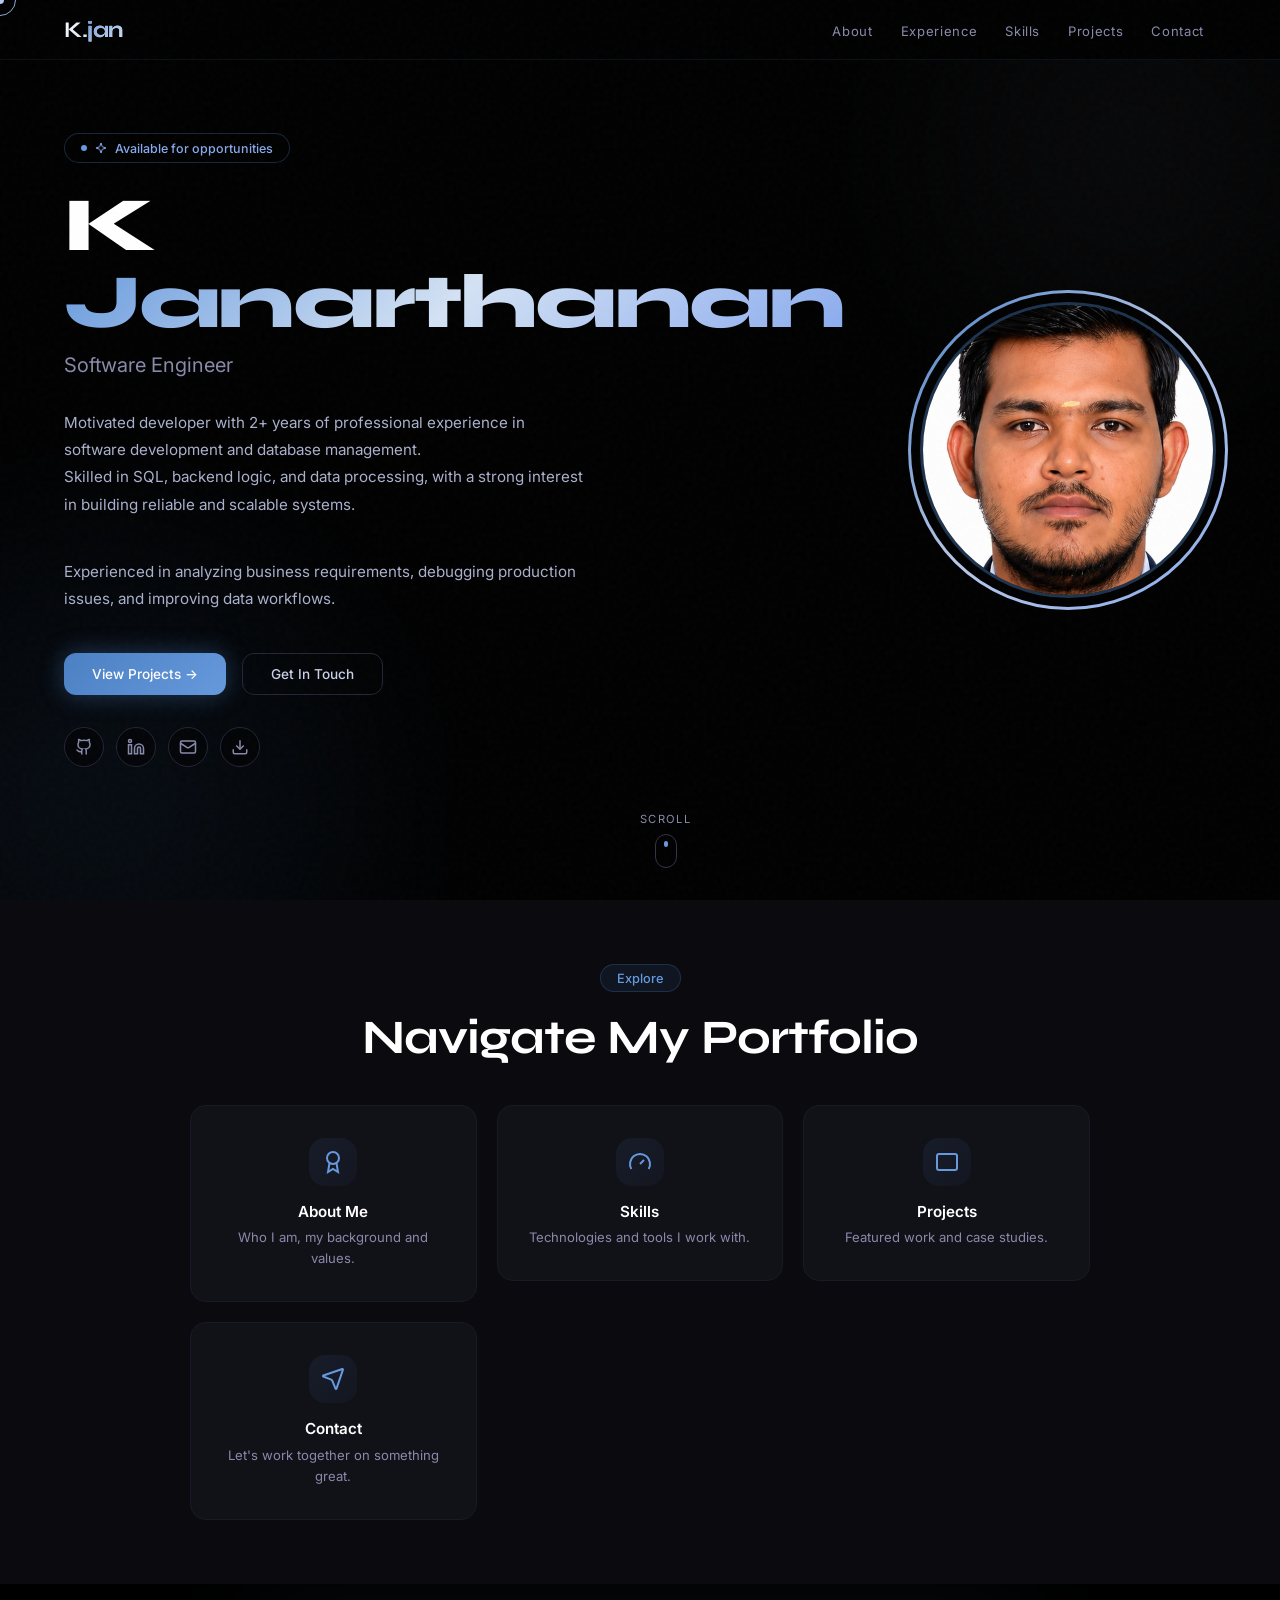
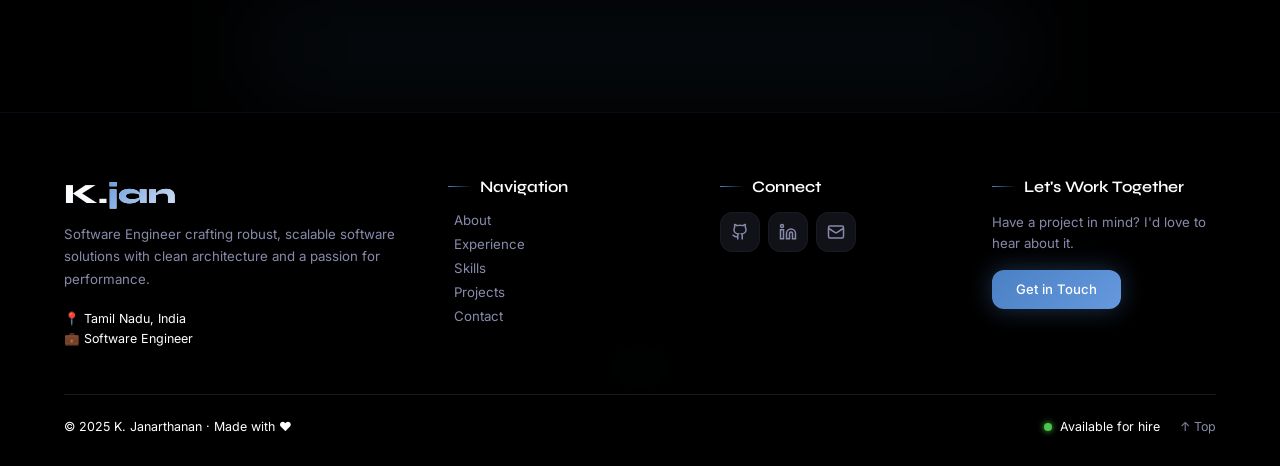
<file: index.html>
<!DOCTYPE html>
<html lang="en">
<head>
  <meta charset="UTF-8">
  <meta name="viewport" content="width=device-width, initial-scale=1, maximum-scale=5">
  <title>K. Janarthanan | Software Engineer</title>
  <meta name="description" content="K. Janarthanan - Software Engineer specializing in full-stack development, system design, and scalable software solutions.">
  <link rel="preconnect" href="https://fonts.googleapis.com">
  <link href="https://fonts.googleapis.com/css2?family=Inter:wght@300;400;500;600;700&family=Syne:wght@400;500;600;700;800&display=swap" rel="stylesheet">
  <link rel="stylesheet" href="css/style.css">
</head>
<body>

<main id="main-content">

  <!-- HERO -->
  <section id="hero">
    <div class="blob blob-blue" style="width:600px;height:600px;bottom:-200px;left:-200px;opacity:.5"></div>
    <div class="blob blob-pearl" style="width:500px;height:500px;top:-100px;right:-100px;opacity:.5"></div>
    <div class="hero-inner">
      <div class="hero-content">
        <div class="hero-badge">
          <svg width="12" height="12" viewBox="0 0 24 24" fill="none" stroke="currentColor" stroke-width="2"><path d="M9.937 15.5A2 2 0 0 0 8.5 14.063l-6.135-1.582a.5.5 0 0 1 0-.962L8.5 9.936A2 2 0 0 0 9.937 8.5l1.582-6.135a.5.5 0 0 1 .963 0L14.063 8.5A2 2 0 0 0 15.5 9.937l6.135 1.581a.5.5 0 0 1 0 .964L15.5 14.063a2 2 0 0 0-1.437 1.437l-1.582 6.135a.5.5 0 0 1-.963 0z"/></svg>
          Available for opportunities
        </div>
        <h1 class="hero-name">
          <span class="first">K </span>
          <span class="last">Janarthanan</span>
        </h1>
        <p class="hero-role">Software Engineer</p>
        <p class="hero-desc">Motivated developer with 2+ years of professional experience in software development and database management.<br> 
		Skilled in SQL, backend logic, and data processing, with a strong interest in building reliable and scalable systems.
		</p>
		<p class="hero-desc">Experienced in analyzing business requirements, debugging production issues, and improving data workflows.<br> </p>
        <div class="hero-ctas">
          <a href="pages/projects.html" class="btn-primary">View Projects →</a>
          <a href="pages/contact.html" class="btn-outline">Get In Touch</a>
        </div>
        <div class="hero-socials">
          <a href="https://github.com//janarth73" target="_blank" rel="noopener noreferrer" class="hero-social" aria-label="GitHub">
            <svg viewBox="0 0 24 24" fill="none" stroke="currentColor" stroke-width="2"><path d="M15 22v-4a4.8 4.8 0 0 0-1-3.5c3 0 6-2 6-5.5.08-1.25-.27-2.48-1-3.5.28-1.15.28-2.35 0-3.5 0 0-1 0-3 1.5-2.64-.5-5.36-.5-8 0C6 2 5 2 5 2c-.3 1.15-.3 2.35 0 3.5A5.403 5.403 0 0 0 4 9c0 3.5 3 5.5 6 5.5-.39.49-.68 1.05-.85 1.65-.17.6-.22 1.23-.15 1.85v4"/><path d="M9 18c-4.51 2-5-2-7-2"/></svg>
          </a>
          <a href="https://linkedin.com/in/kjanarthanan" target="_blank" rel="noopener noreferrer" class="hero-social" aria-label="LinkedIn">
            <svg viewBox="0 0 24 24" fill="none" stroke="currentColor" stroke-width="2"><path d="M16 8a6 6 0 0 1 6 6v7h-4v-7a2 2 0 0 0-2-2 2 2 0 0 0-2 2v7h-4v-7a6 6 0 0 1 6-6z"/><rect width="4" height="12" x="2" y="9"/><circle cx="4" cy="4" r="2"/></svg>
          </a>
          <a href="mailto:janarthanank2002@email.com" class="hero-social" aria-label="Email">
            <svg viewBox="0 0 24 24" fill="none" stroke="currentColor" stroke-width="2"><rect width="20" height="16" x="2" y="4" rx="2"/><path d="m22 7-8.97 5.7a1.94 1.94 0 0 1-2.06 0L2 7"/></svg>
          </a>
          <a href="resume/JanarthananResume.pdf" class="hero-social" download="K_Janarthanan_Resume.pdf" aria-label="Download Resume">
            <svg viewBox="0 0 24 24" fill="none" stroke="currentColor" stroke-width="2"><path d="M21 15v4a2 2 0 0 1-2 2H5a2 2 0 0 1-2-2v-4"/><polyline points="7 10 12 15 17 10"/><line x1="12" x2="12" y1="15" y2="3"/></svg>
          </a>
        </div>
      </div>
      <div class="hero-avatar-wrap">
        <div class="hero-avatar-ring"><div class="hero-avatar-ring-inner"></div></div>
        <div class="hero-avatar-img"> <img src="images/janarth-face.png"  width="400" height="400" alt="Janarthanan Profile">
        <div class="hero-avatar-badge">
          <svg width="28" height="28" viewBox="0 0 24 24" fill="none" stroke="#4a80c4" stroke-width="2"><path d="M15 22v-4a4.8 4.8 0 0 0-1-3.5c3 0 6-2 6-5.5.08-1.25-.27-2.48-1-3.5.28-1.15.28-2.35 0-3.5 0 0-1 0-3 1.5-2.64-.5-5.36-.5-8 0C6 2 5 2 5 2c-.3 1.15-.3 2.35 0 3.5A5.403 5.403 0 0 0 4 9c0 3.5 3 5.5 6 5.5-.39.49-.68 1.05-.85 1.65-.17.6-.22 1.23-.15 1.85v4"/><path d="M9 18c-4.51 2-5-2-7-2"/></svg>
        </div>
        <div class="hero-avatar-badge2">
          <svg width="20" height="20" viewBox="0 0 24 24" fill="none" stroke="#6699dd" stroke-width="2"><polyline points="16 18 22 12 16 6"/><polyline points="8 6 2 12 8 18"/></svg>
        </div>
      </div>
    </div>
    <div class="hero-scroll">Scroll<div class="scroll-mouse"><div class="scroll-wheel"></div></div></div>
  </section>

  <!-- Quick nav cards -->
  <section style="padding:4rem 5%;background:var(--black-90);">
    <div style="text-align:center;margin-bottom:2.5rem;" class="reveal">
      <div class="section-badge">Explore</div>
      <h2 class="section-title">Navigate My Portfolio</h2>
    </div>
    <div style="display:grid;grid-template-columns:repeat(auto-fit,minmax(220px,1fr));gap:1.25rem;max-width:900px;margin:0 auto;" class="reveal">
      <a href="pages/about.html" style="text-decoration:none;">
        <div class="about-card" style="text-align:center;padding:2rem 1.5rem;">
          <div class="about-card-icon" style="margin:0 auto 1rem;"><svg viewBox="0 0 24 24" fill="none" stroke="currentColor" stroke-width="2"><circle cx="12" cy="8" r="6"/><path d="M15.477 12.89 17 22l-5-3-5 3 1.523-9.11"/></svg></div>
          <h4>About Me</h4><p>Who I am, my background and values.</p>
        </div>
      </a>
      <a href="pages/skills.html" style="text-decoration:none;">
        <div class="about-card" style="text-align:center;padding:2rem 1.5rem;">
          <div class="about-card-icon" style="margin:0 auto 1rem;"><svg viewBox="0 0 24 24" fill="none" stroke="currentColor" stroke-width="2"><path d="m12 14 4-4"/><path d="M3.34 19a10 10 0 1 1 17.32 0"/></svg></div>
          <h4>Skills</h4><p>Technologies and tools I work with.</p>
        </div>
      </a>
      <a href="pages/projects.html" style="text-decoration:none;">
        <div class="about-card" style="text-align:center;padding:2rem 1.5rem;">
          <div class="about-card-icon" style="margin:0 auto 1rem;"><svg viewBox="0 0 24 24" fill="none" stroke="currentColor" stroke-width="2"><rect width="20" height="16" x="2" y="4" rx="2"/></svg></div>
          <h4>Projects</h4><p>Featured work and case studies.</p>
        </div>
      </a>
      <a href="pages/contact.html" style="text-decoration:none;">
        <div class="about-card" style="text-align:center;padding:2rem 1.5rem;">
          <div class="about-card-icon" style="margin:0 auto 1rem;"><svg viewBox="0 0 24 24" fill="none" stroke="currentColor" stroke-width="2"><path d="M14.536 21.686a.5.5 0 0 0 .937-.024l6.5-19a.496.496 0 0 0-.635-.635l-19 6.5a.5.5 0 0 0-.024.937l7.93 3.18a2 2 0 0 1 1.112 1.11z"/></svg></div>
          <h4>Contact</h4><p>Let's work together on something great.</p>
        </div>
      </a>
    </div>
  </section>

</main>

<script src="js/layout.js"></script>
<script src="js/main.js"></script>
<script>
  document.addEventListener('DOMContentLoaded', () => {
    if (typeof initShared === 'function') initShared();
  });
</script>
</body>
</html>
</file>
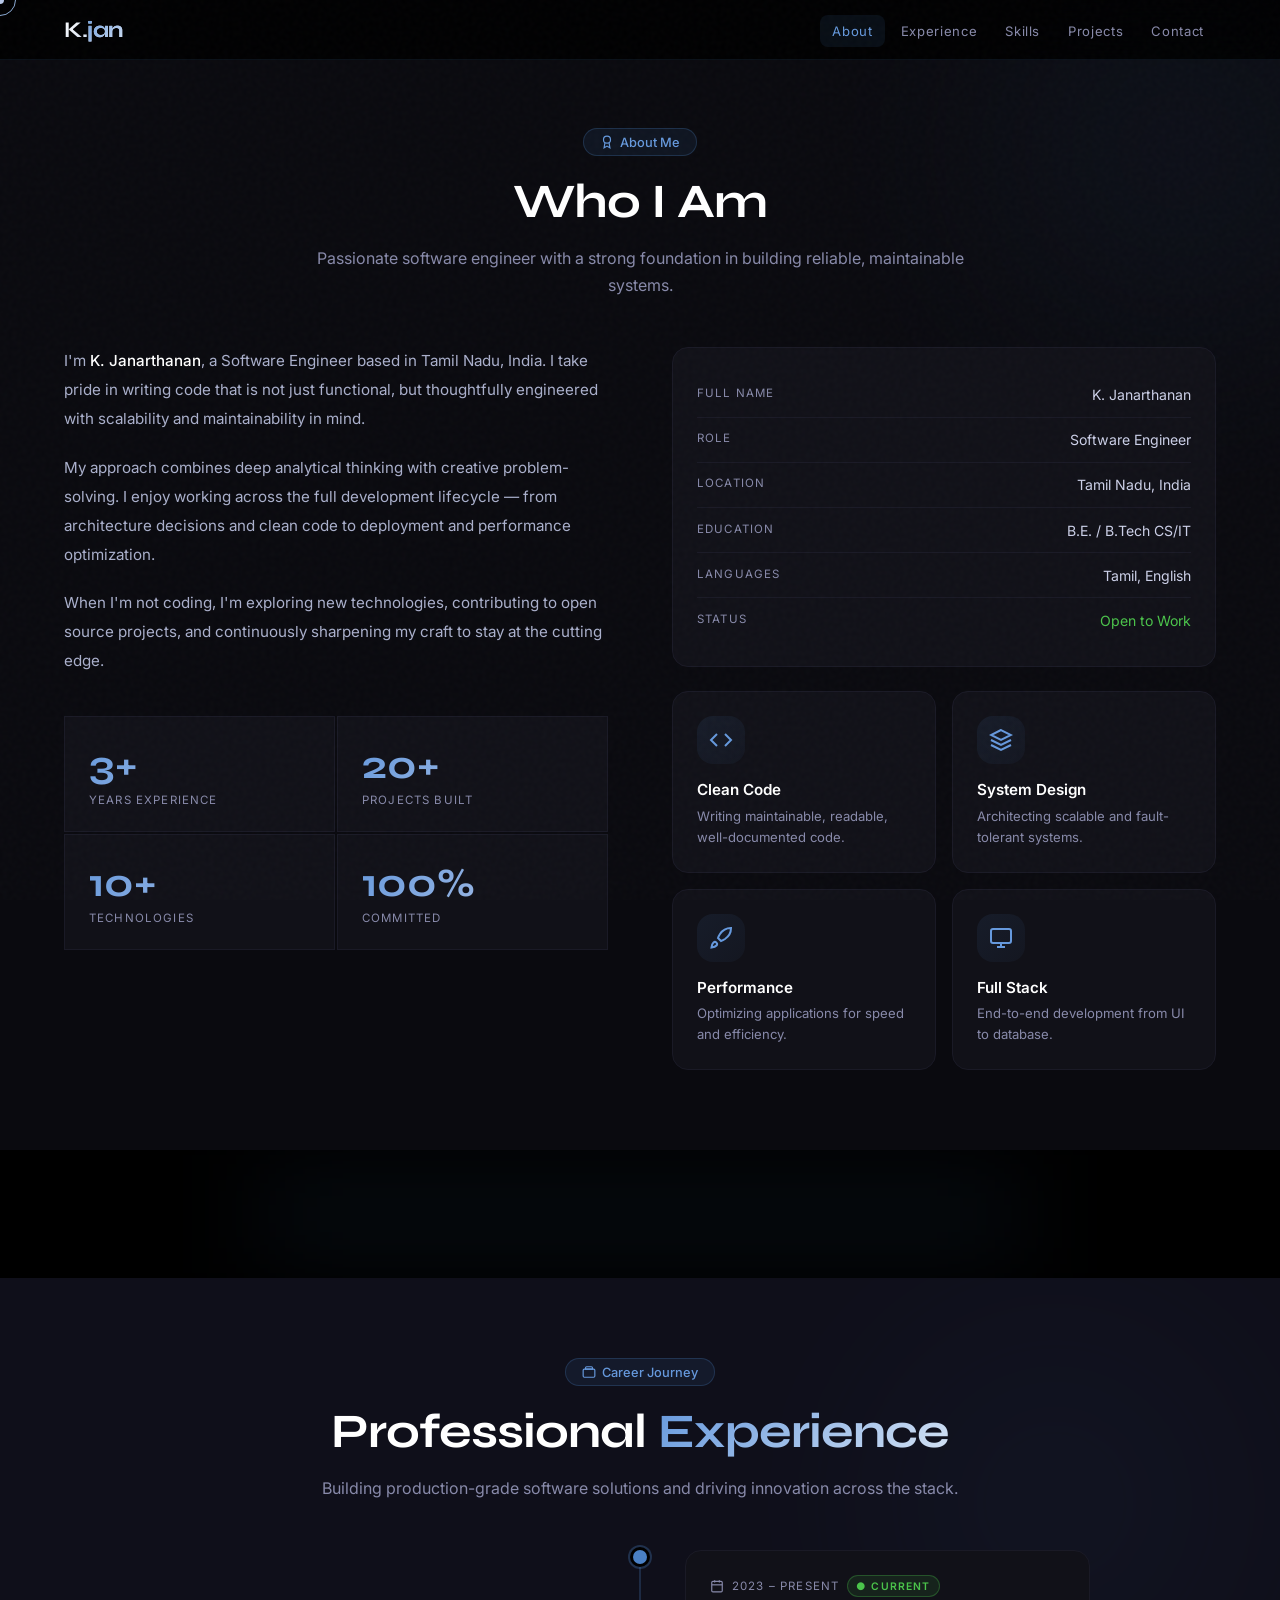
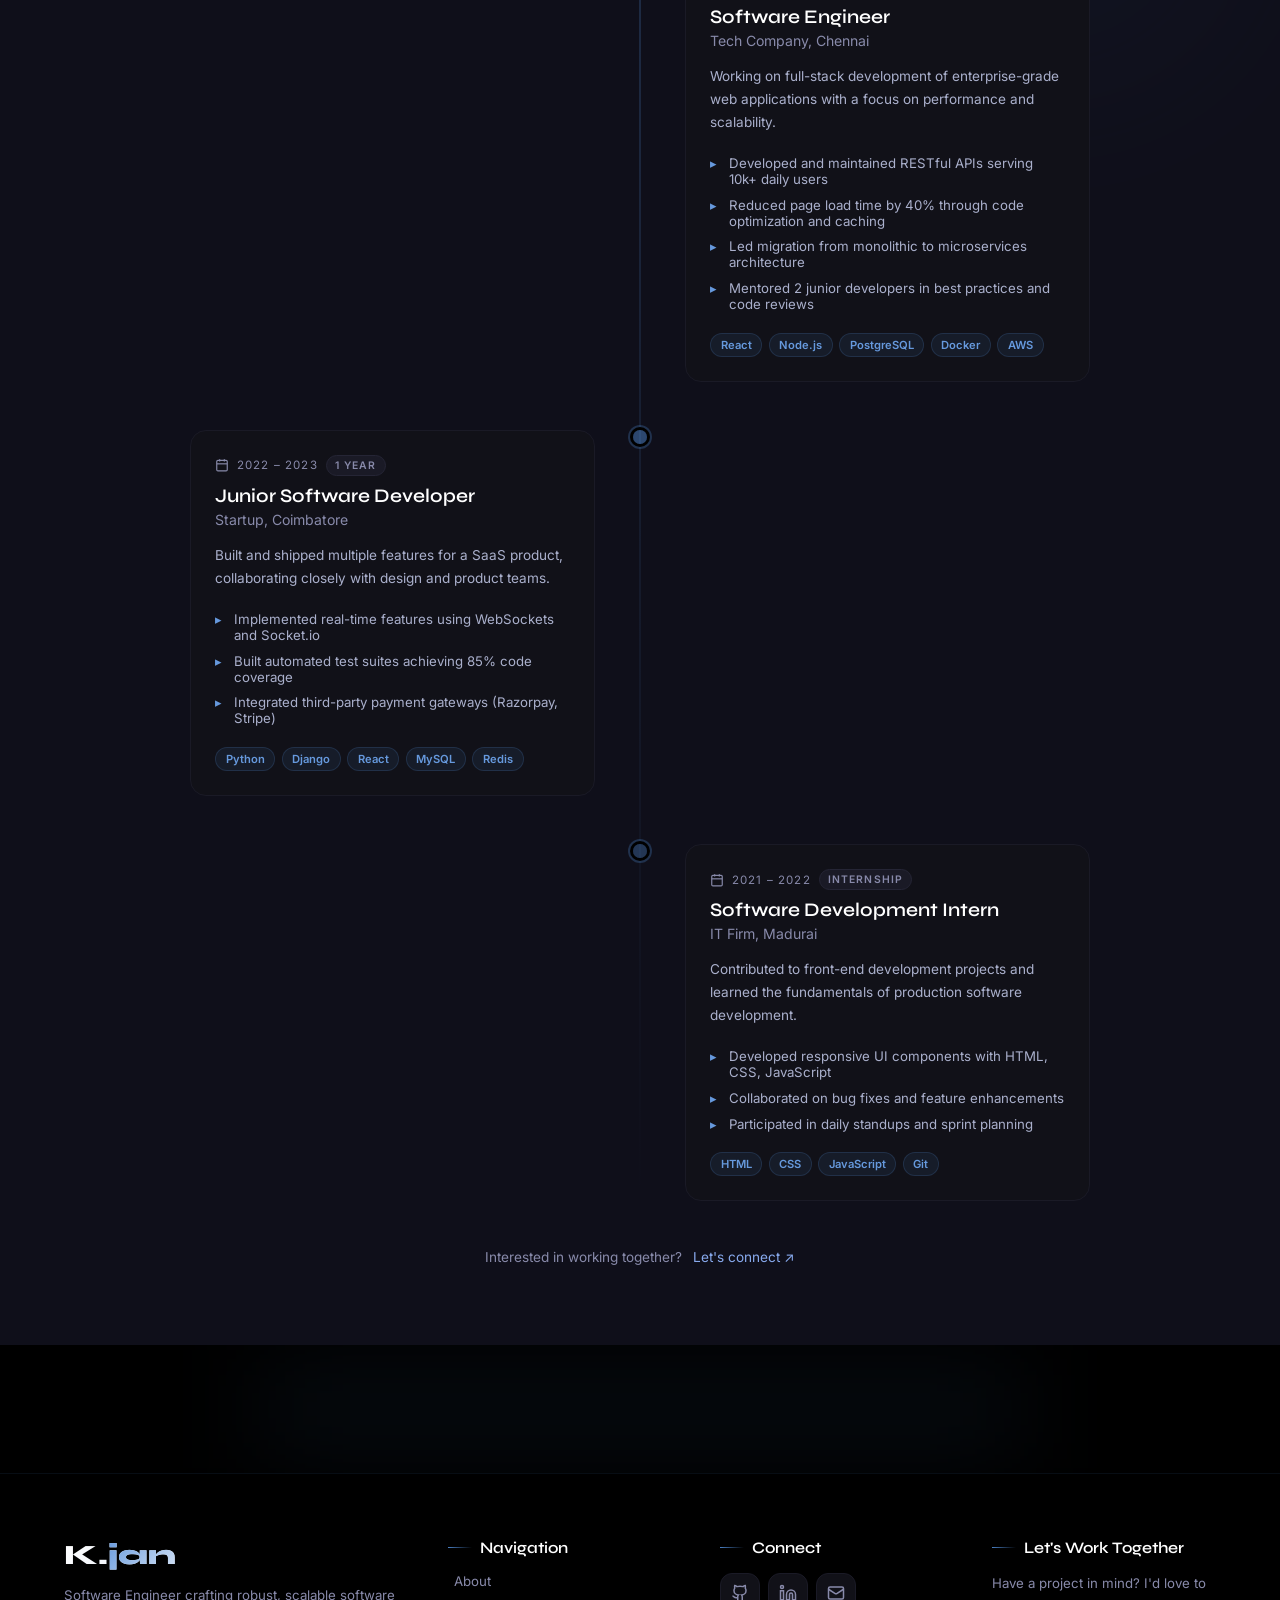
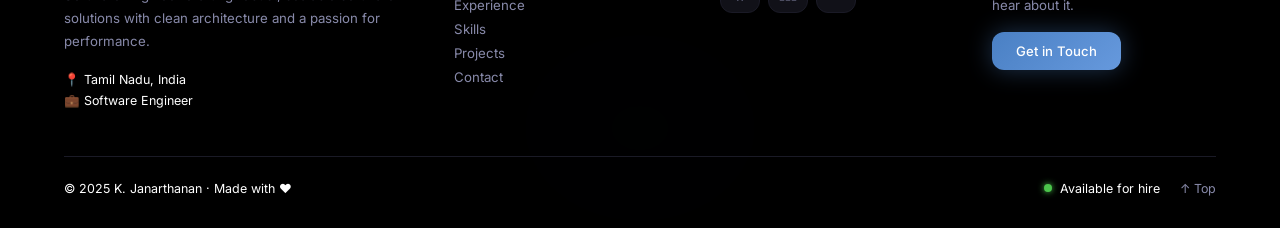
<file: pages/about.html>
<!DOCTYPE html>
<html lang="en">
<head>
  <meta charset="UTF-8">
  <meta name="viewport" content="width=device-width, initial-scale=1, maximum-scale=5">
  <title>About — K. Janarthanan</title>
  <meta name="description" content="Learn about K. Janarthanan — Software Engineer from Tamil Nadu, India.">
  <link rel="preconnect" href="https://fonts.googleapis.com">
  <link href="https://fonts.googleapis.com/css2?family=Inter:wght@300;400;500;600;700&family=Syne:wght@400;500;600;700;800&display=swap" rel="stylesheet">
  <link rel="stylesheet" href="../css/style.css">
</head>
<body>

<main id="main-content">

  <!-- ========== ABOUT ========== -->
  <section id="about" style="padding-top:8rem;">
    <div class="blob blob-blue" style="width:500px;height:500px;top:-100px;right:-150px;opacity:.3"></div>
    <div class="section-header reveal">
      <div class="section-badge">
        <svg width="14" height="14" viewBox="0 0 24 24" fill="none" stroke="currentColor" stroke-width="2"><circle cx="12" cy="8" r="6"/><path d="M15.477 12.89 17 22l-5-3-5 3 1.523-9.11"/></svg>
        About Me
      </div>
      <h2 class="section-title">Who I Am</h2>
      <p class="section-sub">Passionate software engineer with a strong foundation in building reliable, maintainable systems.</p>
    </div>
    <div class="about-grid">
      <div class="reveal">
        <div class="about-text">
          <p>I'm <strong>K. Janarthanan</strong>, a Software Engineer based in Tamil Nadu, India. I take pride in writing code that is not just functional, but thoughtfully engineered with scalability and maintainability in mind.</p>
          <p>My approach combines deep analytical thinking with creative problem-solving. I enjoy working across the full development lifecycle — from architecture decisions and clean code to deployment and performance optimization.</p>
          <p>When I'm not coding, I'm exploring new technologies, contributing to open source projects, and continuously sharpening my craft to stay at the cutting edge.</p>
        </div>
        <div class="about-stats">
          <div class="stat-card"><div class="stat-num">3+</div><div class="stat-label">Years Experience</div></div>
          <div class="stat-card"><div class="stat-num">20+</div><div class="stat-label">Projects Built</div></div>
          <div class="stat-card"><div class="stat-num">10+</div><div class="stat-label">Technologies</div></div>
          <div class="stat-card"><div class="stat-num">100%</div><div class="stat-label">Committed</div></div>
        </div>
      </div>
      <div class="reveal">
        <div class="about-info">
          <div class="about-info-item"><span class="about-info-key">Full Name</span><span class="about-info-val">K. Janarthanan</span></div>
          <div class="about-info-item"><span class="about-info-key">Role</span><span class="about-info-val">Software Engineer</span></div>
          <div class="about-info-item"><span class="about-info-key">Location</span><span class="about-info-val">Tamil Nadu, India</span></div>
          <div class="about-info-item"><span class="about-info-key">Education</span><span class="about-info-val">B.E. / B.Tech CS/IT</span></div>
          <div class="about-info-item"><span class="about-info-key">Languages</span><span class="about-info-val">Tamil, English</span></div>
          <div class="about-info-item"><span class="about-info-key">Status</span><span class="about-info-val open-to-work">Open to Work</span></div>
        </div>
        <div class="about-cards">
          <div class="about-card">
            <div class="about-card-icon"><svg viewBox="0 0 24 24" fill="none" stroke="currentColor" stroke-width="2"><polyline points="16 18 22 12 16 6"/><polyline points="8 6 2 12 8 18"/></svg></div>
            <h4>Clean Code</h4><p>Writing maintainable, readable, well-documented code.</p>
          </div>
          <div class="about-card">
            <div class="about-card-icon"><svg viewBox="0 0 24 24" fill="none" stroke="currentColor" stroke-width="2"><path d="M12 2L2 7l10 5 10-5-10-5z"/><path d="M2 17l10 5 10-5"/><path d="M2 12l10 5 10-5"/></svg></div>
            <h4>System Design</h4><p>Architecting scalable and fault-tolerant systems.</p>
          </div>
          <div class="about-card">
            <div class="about-card-icon"><svg viewBox="0 0 24 24" fill="none" stroke="currentColor" stroke-width="2"><path d="M4.5 16.5c-1.5 1.26-2 5-2 5s3.74-.5 5-2c.71-.84.7-2.13-.09-2.91a2.18 2.18 0 0 0-2.91-.09z"/><path d="m12 15-3-3a22 22 0 0 1 2-3.95A12.88 12.88 0 0 1 22 2c0 2.72-.78 7.5-6 11a22.35 22.35 0 0 1-4 2z"/></svg></div>
            <h4>Performance</h4><p>Optimizing applications for speed and efficiency.</p>
          </div>
          <div class="about-card">
            <div class="about-card-icon"><svg viewBox="0 0 24 24" fill="none" stroke="currentColor" stroke-width="2"><rect width="20" height="14" x="2" y="3" rx="2"/><path d="M8 21h8"/><path d="M12 17v4"/></svg></div>
            <h4>Full Stack</h4><p>End-to-end development from UI to database.</p>
          </div>
        </div>
      </div>
    </div>
  </section>

  <div class="section-divider"></div>

  <!-- ========== EXPERIENCE ========== -->
  <section id="experience">
    <div class="blob blob-blue" style="width:450px;height:450px;top:0;right:0;opacity:.25"></div>
    <div class="section-header reveal">
      <div class="section-badge">
        <svg width="14" height="14" viewBox="0 0 24 24" fill="none" stroke="currentColor" stroke-width="2"><rect width="20" height="14" x="2" y="7" rx="2"/><path d="M16 3H8a2 2 0 0 0-2 2v2h12V5a2 2 0 0 0-2-2z"/></svg>
        Career Journey
      </div>
      <h2 class="section-title">Professional <span class="grad">Experience</span></h2>
      <p class="section-sub">Building production-grade software solutions and driving innovation across the stack.</p>
    </div>
    <div class="timeline">
      <!-- Job 1 -->
      <div class="timeline-item reveal">
        <div class="timeline-dot"></div>
        <div class="timeline-content tl-right">
          <div class="timeline-date">
            <svg width="14" height="14" viewBox="0 0 24 24" fill="none" stroke="currentColor" stroke-width="2"><rect width="18" height="18" x="3" y="4" rx="2"/><path d="M8 2v4"/><path d="M16 2v4"/><path d="M3 10h18"/></svg>
            2023 – Present <span class="timeline-status status-current">● Current</span>
          </div>
          <div class="timeline-job">Software Engineer</div>
          <div class="timeline-company">Tech Company, Chennai</div>
          <p class="timeline-desc">Working on full-stack development of enterprise-grade web applications with a focus on performance and scalability.</p>
          <ul class="timeline-bullets">
            <li>Developed and maintained RESTful APIs serving 10k+ daily users</li>
            <li>Reduced page load time by 40% through code optimization and caching</li>
            <li>Led migration from monolithic to microservices architecture</li>
            <li>Mentored 2 junior developers in best practices and code reviews</li>
          </ul>
          <div class="tag-row">
            <span class="tag">React</span><span class="tag">Node.js</span><span class="tag">PostgreSQL</span><span class="tag">Docker</span><span class="tag">AWS</span>
          </div>
        </div>
      </div>
      <!-- Job 2 -->
      <div class="timeline-item reveal">
        <div class="timeline-dot tl-dot-faded"></div>
        <div class="timeline-content tl-left">
          <div class="timeline-date">
            <svg width="14" height="14" viewBox="0 0 24 24" fill="none" stroke="currentColor" stroke-width="2"><rect width="18" height="18" x="3" y="4" rx="2"/><path d="M8 2v4"/><path d="M16 2v4"/><path d="M3 10h18"/></svg>
            2022 – 2023 <span class="timeline-status status-past">1 year</span>
          </div>
          <div class="timeline-job">Junior Software Developer</div>
          <div class="timeline-company">Startup, Coimbatore</div>
          <p class="timeline-desc">Built and shipped multiple features for a SaaS product, collaborating closely with design and product teams.</p>
          <ul class="timeline-bullets">
            <li>Implemented real-time features using WebSockets and Socket.io</li>
            <li>Built automated test suites achieving 85% code coverage</li>
            <li>Integrated third-party payment gateways (Razorpay, Stripe)</li>
          </ul>
          <div class="tag-row">
            <span class="tag">Python</span><span class="tag">Django</span><span class="tag">React</span><span class="tag">MySQL</span><span class="tag">Redis</span>
          </div>
        </div>
      </div>
      <!-- Job 3 -->
      <div class="timeline-item reveal">
        <div class="timeline-dot tl-dot-faded2"></div>
        <div class="timeline-content tl-right">
          <div class="timeline-date">
            <svg width="14" height="14" viewBox="0 0 24 24" fill="none" stroke="currentColor" stroke-width="2"><rect width="18" height="18" x="3" y="4" rx="2"/><path d="M8 2v4"/><path d="M16 2v4"/><path d="M3 10h18"/></svg>
            2021 – 2022 <span class="timeline-status status-past">Internship</span>
          </div>
          <div class="timeline-job">Software Development Intern</div>
          <div class="timeline-company">IT Firm, Madurai</div>
          <p class="timeline-desc">Contributed to front-end development projects and learned the fundamentals of production software development.</p>
          <ul class="timeline-bullets">
            <li>Developed responsive UI components with HTML, CSS, JavaScript</li>
            <li>Collaborated on bug fixes and feature enhancements</li>
            <li>Participated in daily standups and sprint planning</li>
          </ul>
          <div class="tag-row">
            <span class="tag">HTML</span><span class="tag">CSS</span><span class="tag">JavaScript</span><span class="tag">Git</span>
          </div>
        </div>
      </div>
    </div>
    <div class="tl-cta">Interested in working together? <a href="contact.html">Let's connect ↗</a></div>
  </section>

</main>

<script src="../js/layout.js"></script>
<script src="../js/main.js"></script>
<script>
  document.addEventListener('DOMContentLoaded', () => {
    if (typeof initShared === 'function') initShared();
    // fix timeline for mobile
    function fixTL() {
      const isMob = window.innerWidth < 768;
      document.querySelectorAll('.tl-right,.tl-left').forEach(el => {
        el.style.marginLeft  = isMob ? '2.5rem' : '';
        el.style.marginRight = isMob ? '0' : '';
      });
      if (!isMob) {
        document.querySelectorAll('.tl-right').forEach(el => { el.style.marginLeft = '55%'; el.style.marginRight = '0'; });
        document.querySelectorAll('.tl-left').forEach(el => { el.style.marginRight = '55%'; el.style.marginLeft = '0'; });
      }
    }
    fixTL();
    window.addEventListener('resize', fixTL);
  });
</script>
</body>
</html>
</file>
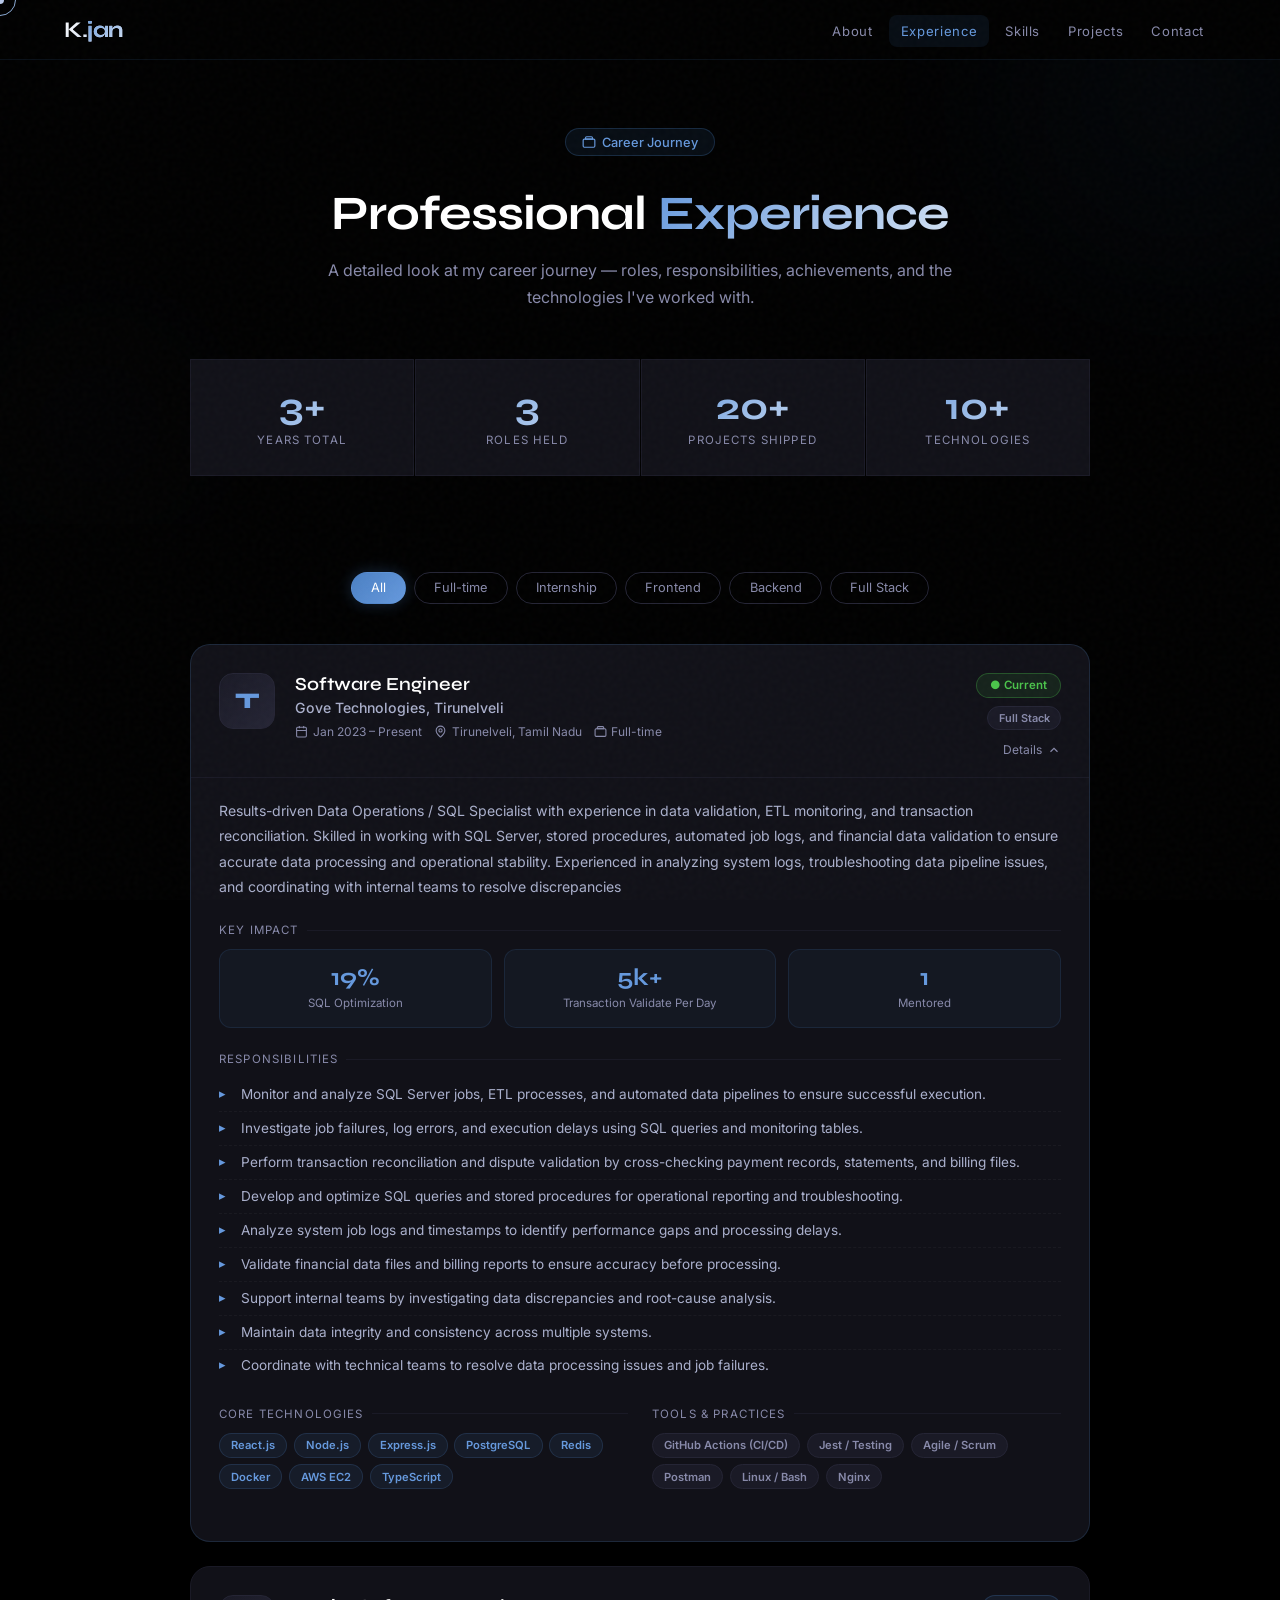
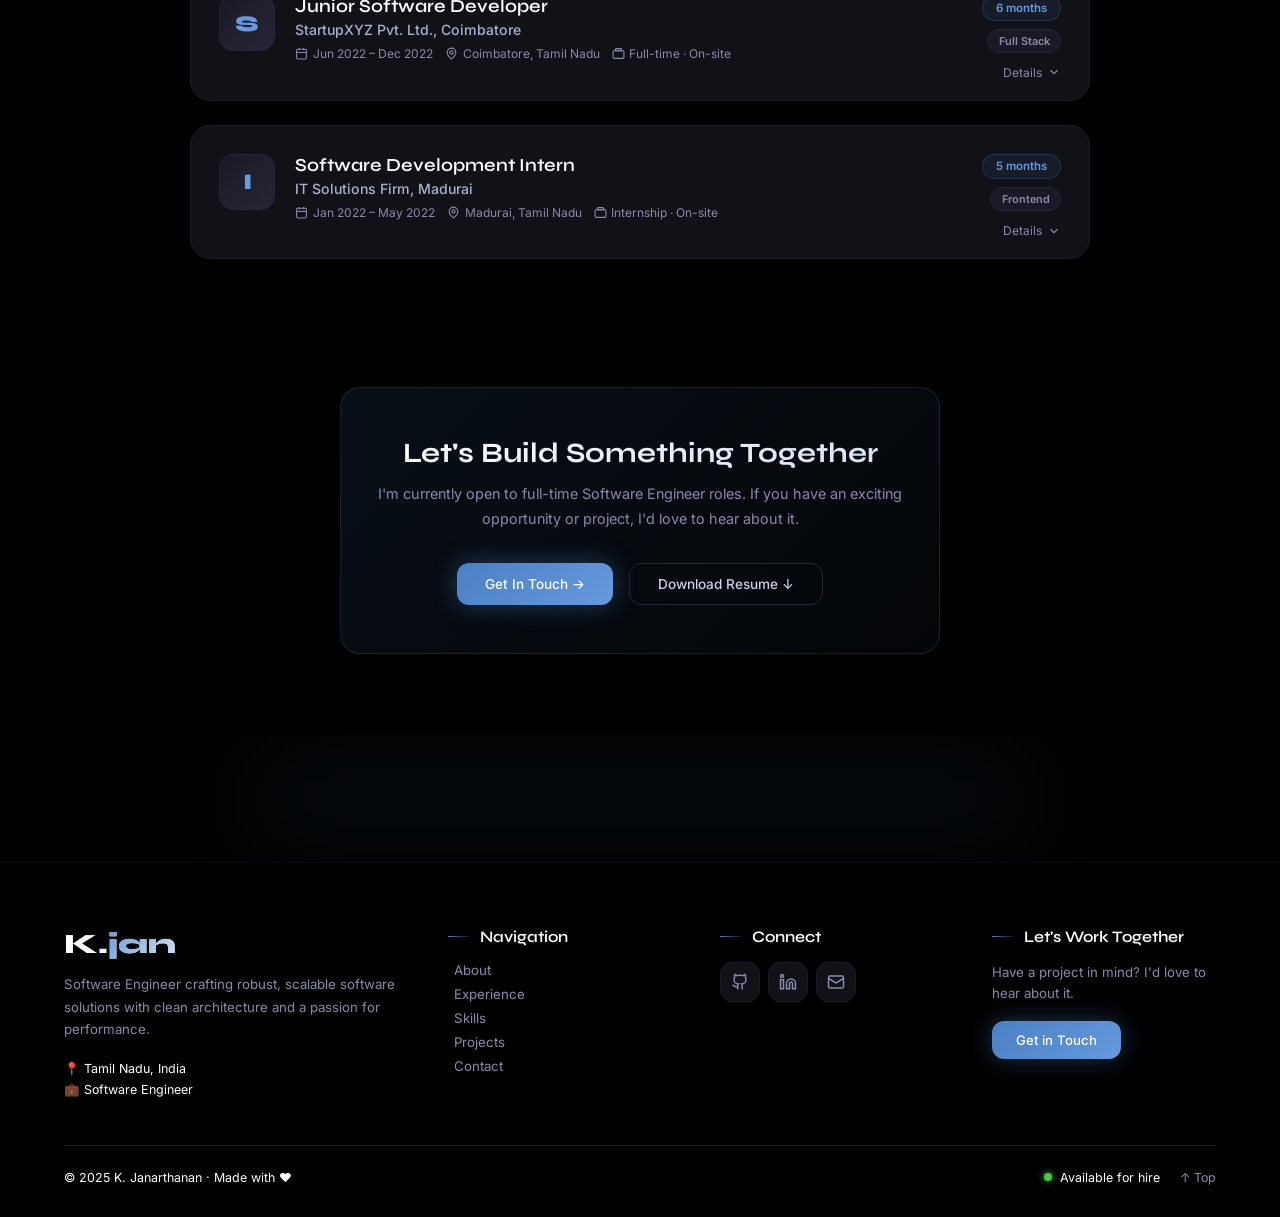
<file: pages/experience.html>
<!DOCTYPE html>
<html lang="en">
<head>
  <meta charset="UTF-8">
  <meta name="viewport" content="width=device-width, initial-scale=1, maximum-scale=5">
  <title>Experience — K. Janarthanan</title>
  <meta name="description" content="Professional experience of K. Janarthanan — Software Engineer from Tamil Nadu, India.">

  <!-- Google Fonts -->
  <link rel="preconnect" href="https://fonts.googleapis.com">
  <link href="https://fonts.googleapis.com/css2?family=Inter:wght@300;400;500;600;700&family=Syne:wght@400;500;600;700;800&display=swap" rel="stylesheet">

  <!-- 1. Shared styles (colours, nav, footer, buttons…) -->
  <link rel="stylesheet" href="../css/style.css">

  <!-- 2. Experience-specific styles 
  <link rel="stylesheet" href="../css/experience.css"> -->
</head>
<body>

<main id="main-content">

  <!-- ══════════════════════════════════════
       PAGE HERO
  ══════════════════════════════════════ -->
  <div class="exp-page-hero">
    <div class="blob blob-blue"  style="width:500px;height:500px;top:-150px;right:-150px;opacity:.25;"></div>
    <div class="blob blob-pearl" style="width:400px;height:400px;bottom:-100px;left:-100px;opacity:.2;"></div>

    <div class="section-badge reveal">
      <svg width="14" height="14" viewBox="0 0 24 24" fill="none" stroke="currentColor" stroke-width="2">
        <rect width="20" height="14" x="2" y="7" rx="2"/>
        <path d="M16 3H8a2 2 0 0 0-2 2v2h12V5a2 2 0 0 0-2-2z"/>
      </svg>
      Career Journey
    </div>

    <h1 class="section-title reveal" style="margin-top:.75rem;">
      Professional <span class="grad">Experience</span>
    </h1>

    <p class="section-sub reveal">
      A detailed look at my career journey — roles, responsibilities, achievements,
      and the technologies I've worked with.
    </p>

    <!-- Stats Strip -->
    <div class="exp-stats reveal">
      <div class="exp-stat">
        <div class="exp-stat-num">3+</div>
        <div class="exp-stat-label">Years Total</div>
      </div>
      <div class="exp-stat">
        <div class="exp-stat-num">3</div>
        <div class="exp-stat-label">Roles Held</div>
      </div>
      <div class="exp-stat">
        <div class="exp-stat-num">20+</div>
        <div class="exp-stat-label">Projects Shipped</div>
      </div>
      <div class="exp-stat">
        <div class="exp-stat-num">10+</div>
        <div class="exp-stat-label">Technologies</div>
      </div>
    </div>
  </div>


  <!-- ══════════════════════════════════════
       FILTER TABS
  ══════════════════════════════════════ -->
  <div class="exp-filters reveal">
    <button class="exp-filter active" data-filter="all">All</button>
    <button class="exp-filter" data-filter="fulltime">Full-time</button>
    <button class="exp-filter" data-filter="internship">Internship</button>
    <button class="exp-filter" data-filter="frontend">Frontend</button>
    <button class="exp-filter" data-filter="backend">Backend</button>
    <button class="exp-filter" data-filter="fullstack">Full Stack</button>
  </div>


  <!-- ══════════════════════════════════════
       EXPERIENCE CARDS
  ══════════════════════════════════════ -->
  <section class="exp-section">
    <div class="exp-list">

 
      <!-- ═══════════════════════════════
           CARD 1 — Current Role
      ═══════════════════════════════ -->
      <div class="exp-card current reveal" data-type="fulltime fullstack">
        <!-- Header -->
        <div class="exp-card-header" onclick="toggleCard(this)">
          <div class="exp-logo">T</div>
          <div class="exp-header-info">
            <div class="exp-job-title">Software Engineer</div>
            <div class="exp-company">Gove Technologies, Tirunelveli</div>
            <div class="exp-meta">
              <span class="exp-meta-item">
                <svg viewBox="0 0 24 24" fill="none" stroke="currentColor" stroke-width="2"><rect width="18" height="18" x="3" y="4" rx="2"/><path d="M8 2v4"/><path d="M16 2v4"/><path d="M3 10h18"/></svg>
                Jan 2023 – Present
              </span>
              <span class="exp-meta-item">
                <svg viewBox="0 0 24 24" fill="none" stroke="currentColor" stroke-width="2"><path d="M20 10c0 4.993-5.539 10.193-7.399 11.799a1 1 0 0 1-1.202 0C9.539 20.193 4 14.993 4 10a8 8 0 0 1 16 0"/><circle cx="12" cy="10" r="3"/></svg>
                Tirunelveli, Tamil Nadu
              </span>
              <span class="exp-meta-item">
                <svg viewBox="0 0 24 24" fill="none" stroke="currentColor" stroke-width="2"><rect width="20" height="14" x="2" y="7" rx="2"/><path d="M16 3H8a2 2 0 0 0-2 2v2h12V5a2 2 0 0 0-2-2z"/></svg>
                Full-time <!--· On-site-->
              </span>
            </div>
          </div>
          <div class="exp-header-right">
            <span class="exp-date-badge">● Current</span>
            <span class="exp-type-badge">Full Stack</span>
            <button class="exp-toggle-btn open" tabindex="-1">
              Details
              <svg viewBox="0 0 24 24" fill="none" stroke="currentColor" stroke-width="2"><path d="m6 9 6 6 6-6"/></svg>
            </button>
          </div>
        </div>

        <!-- Body (open by default for current) -->
        <div class="exp-card-body open">
          <div class="exp-card-body-inner">

            <p class="exp-desc">
              Results-driven Data Operations / SQL Specialist with experience in data validation, ETL monitoring, and transaction reconciliation. Skilled in working with SQL Server, stored procedures, automated job logs, and financial data validation to ensure accurate data processing and operational stability. Experienced in analyzing system logs, troubleshooting data pipeline issues, and coordinating with internal teams to resolve discrepancies
            </p>

            <!-- Key metrics -->
            <div class="exp-section-label">Key Impact</div>
            <div class="exp-highlights">
              <div class="exp-highlight">
                <div class="exp-highlight-num">40%</div>
                <div class="exp-highlight-text">SQL Optimization</div>
              </div>
              <div class="exp-highlight">
                <div class="exp-highlight-num">10k+</div>
                <div class="exp-highlight-text">Transaction Validate Per Day</div>
              </div>
              <div class="exp-highlight">
                <div class="exp-highlight-num">2</div>
                <div class="exp-highlight-text">Mentored </div>
              </div>
            </div>

            <!-- Responsibilities -->
            <div class="exp-section-label">Responsibilities</div>
            <ul class="exp-bullets">
              <li>Monitor and analyze SQL Server jobs, ETL processes, and automated data pipelines to ensure successful execution.</li>
			  <li>Investigate job failures, log errors, and execution delays using SQL queries and monitoring tables.</li>
			  <li>Perform transaction reconciliation and dispute validation by cross-checking payment records, statements, and billing files.</li>
			  <li>Develop and optimize SQL queries and stored procedures for operational reporting and troubleshooting.</li>
              <li>Analyze system job logs and timestamps to identify performance gaps and processing delays.</li>
              <li>Validate financial data files and billing reports to ensure accuracy before processing.</li>
              <li>Support internal teams by investigating data discrepancies and root-cause analysis.</li>
              <li>Maintain data integrity and consistency across multiple systems.</li>
              <li>Coordinate with technical teams to resolve data processing issues and job failures.</li>
            </ul>

            <!-- Tech split in two columns -->
            <div class="exp-two-col">
              <div>
                <div class="exp-section-label">Core Technologies</div>
                <div class="exp-tags">
                  <span class="exp-tag">React.js</span>
                  <span class="exp-tag">Node.js</span>
                  <span class="exp-tag">Express.js</span>
                  <span class="exp-tag">PostgreSQL</span>
                  <span class="exp-tag">Redis</span>
                  <span class="exp-tag">Docker</span>
                  <span class="exp-tag">AWS EC2</span>
                  <span class="exp-tag">TypeScript</span>
                </div>
              </div>
              <div>
                <div class="exp-section-label">Tools & Practices</div>
                <div class="exp-tags">
                  <span class="exp-tag exp-tag-plain">GitHub Actions (CI/CD)</span>
                  <span class="exp-tag exp-tag-plain">Jest / Testing</span>
                  <span class="exp-tag exp-tag-plain">Agile / Scrum</span>
                  <span class="exp-tag exp-tag-plain">Postman</span>
                  <span class="exp-tag exp-tag-plain">Linux / Bash</span>
                  <span class="exp-tag exp-tag-plain">Nginx</span>
                </div>
              </div>
            </div>

          </div>
        </div>
      </div>

      <!-- ═══════════════════════════════
           CARD 2 — Junior Developer
      ═══════════════════════════════ -->
      <div class="exp-card reveal" data-type="fulltime fullstack backend">
        <div class="exp-card-header" onclick="toggleCard(this)">
          <div class="exp-logo">S</div>
          <div class="exp-header-info">
            <div class="exp-job-title">Junior Software Developer</div>
            <div class="exp-company">StartupXYZ Pvt. Ltd., Coimbatore</div>
            <div class="exp-meta">
              <span class="exp-meta-item">
                <svg viewBox="0 0 24 24" fill="none" stroke="currentColor" stroke-width="2"><rect width="18" height="18" x="3" y="4" rx="2"/><path d="M8 2v4"/><path d="M16 2v4"/><path d="M3 10h18"/></svg>
                Jun 2022 – Dec 2022
              </span>
              <span class="exp-meta-item">
                <svg viewBox="0 0 24 24" fill="none" stroke="currentColor" stroke-width="2"><path d="M20 10c0 4.993-5.539 10.193-7.399 11.799a1 1 0 0 1-1.202 0C9.539 20.193 4 14.993 4 10a8 8 0 0 1 16 0"/><circle cx="12" cy="10" r="3"/></svg>
                Coimbatore, Tamil Nadu
              </span>
              <span class="exp-meta-item">
                <svg viewBox="0 0 24 24" fill="none" stroke="currentColor" stroke-width="2"><rect width="20" height="14" x="2" y="7" rx="2"/><path d="M16 3H8a2 2 0 0 0-2 2v2h12V5a2 2 0 0 0-2-2z"/></svg>
                Full-time · On-site
              </span>
            </div>
          </div>
          <div class="exp-header-right">
            <span class="exp-date-badge">6 months</span>
            <span class="exp-type-badge">Full Stack</span>
            <button class="exp-toggle-btn" tabindex="-1">
              Details
              <svg viewBox="0 0 24 24" fill="none" stroke="currentColor" stroke-width="2"><path d="m6 9 6 6 6-6"/></svg>
            </button>
          </div>
        </div>

        <div class="exp-card-body">
          <div class="exp-card-body-inner">

            <p class="exp-desc">
              Joined an early-stage SaaS startup and contributed to building the core product from the ground up. Worked closely with the founding team to ship features rapidly, integrated payment systems, and implemented real-time functionality using WebSockets.
            </p>

            <div class="exp-section-label">Key Impact</div>
            <div class="exp-highlights">
              <div class="exp-highlight">
                <div class="exp-highlight-num">85%</div>
                <div class="exp-highlight-text">Test Coverage</div>
              </div>
              <div class="exp-highlight">
                <div class="exp-highlight-num">2</div>
                <div class="exp-highlight-text">Payment Gateways</div>
              </div>
              <div class="exp-highlight">
                <div class="exp-highlight-num">3x</div>
                <div class="exp-highlight-text">Faster Feature Delivery</div>
              </div>
            </div>

            <div class="exp-section-label">Responsibilities</div>
            <ul class="exp-bullets">
              <li>Built real-time notification and live-update features using Socket.io and WebSockets for a collaborative SaaS platform</li>
              <li>Integrated Razorpay and Stripe payment gateways, handling webhooks, refunds, and subscription billing logic</li>
              <li>Created automated test suites with Jest and Supertest achieving 85% backend code coverage</li>
              <li>Designed and implemented RESTful API endpoints for user management, billing, and analytics modules</li>
              <li>Optimised slow MySQL queries using proper indexing, reducing average response time from 800ms to 120ms</li>
              <li>Participated in daily standups, sprint planning, and retrospectives in an agile environment</li>
            </ul>

            <div class="exp-two-col">
              <div>
                <div class="exp-section-label">Technologies</div>
                <div class="exp-tags">
                  <span class="exp-tag">Python</span>
                  <span class="exp-tag">Django</span>
                  <span class="exp-tag">React.js</span>
                  <span class="exp-tag">MySQL</span>
                  <span class="exp-tag">Redis</span>
                  <span class="exp-tag">Socket.io</span>
                  <span class="exp-tag">Celery</span>
                </div>
              </div>
              <div>
                <div class="exp-section-label">Tools & Practices</div>
                <div class="exp-tags">
                  <span class="exp-tag exp-tag-plain">Jest / Supertest</span>
                  <span class="exp-tag exp-tag-plain">Razorpay API</span>
                  <span class="exp-tag exp-tag-plain">Stripe API</span>
                  <span class="exp-tag exp-tag-plain">Postman</span>
                  <span class="exp-tag exp-tag-plain">Git / GitHub</span>
                  <span class="exp-tag exp-tag-plain">Jira</span>
                </div>
              </div>
            </div>

          </div>
        </div>
      </div>

      <!-- ═══════════════════════════════
           CARD 3 — Internship
      ═══════════════════════════════ -->
      <div class="exp-card reveal" data-type="internship frontend">
        <div class="exp-card-header" onclick="toggleCard(this)">
          <div class="exp-logo">I</div>
          <div class="exp-header-info">
            <div class="exp-job-title">Software Development Intern</div>
            <div class="exp-company">IT Solutions Firm, Madurai</div>
            <div class="exp-meta">
              <span class="exp-meta-item">
                <svg viewBox="0 0 24 24" fill="none" stroke="currentColor" stroke-width="2"><rect width="18" height="18" x="3" y="4" rx="2"/><path d="M8 2v4"/><path d="M16 2v4"/><path d="M3 10h18"/></svg>
                Jan 2022 – May 2022
              </span>
              <span class="exp-meta-item">
                <svg viewBox="0 0 24 24" fill="none" stroke="currentColor" stroke-width="2"><path d="M20 10c0 4.993-5.539 10.193-7.399 11.799a1 1 0 0 1-1.202 0C9.539 20.193 4 14.993 4 10a8 8 0 0 1 16 0"/><circle cx="12" cy="10" r="3"/></svg>
                Madurai, Tamil Nadu
              </span>
              <span class="exp-meta-item">
                <svg viewBox="0 0 24 24" fill="none" stroke="currentColor" stroke-width="2"><rect width="20" height="14" x="2" y="7" rx="2"/><path d="M16 3H8a2 2 0 0 0-2 2v2h12V5a2 2 0 0 0-2-2z"/></svg>
                Internship · On-site
              </span>
            </div>
          </div>
          <div class="exp-header-right">
            <span class="exp-date-badge">5 months</span>
            <span class="exp-type-badge">Frontend</span>
            <button class="exp-toggle-btn" tabindex="-1">
              Details
              <svg viewBox="0 0 24 24" fill="none" stroke="currentColor" stroke-width="2"><path d="m6 9 6 6 6-6"/></svg>
            </button>
          </div>
        </div>

        <div class="exp-card-body">
          <div class="exp-card-body-inner">

            <p class="exp-desc">
              My first professional role — a hands-on internship where I built responsive web interfaces and got deep exposure to industry workflows, version control, and collaborative development practices. A formative experience that shaped my engineering fundamentals.
            </p>

            <div class="exp-section-label">Key Impact</div>
            <div class="exp-highlights">
              <div class="exp-highlight">
                <div class="exp-highlight-num">8+</div>
                <div class="exp-highlight-text">UI Modules Built</div>
              </div>
              <div class="exp-highlight">
                <div class="exp-highlight-num">100%</div>
                <div class="exp-highlight-text">Mobile Responsive</div>
              </div>
              <div class="exp-highlight">
                <div class="exp-highlight-num">30+</div>
                <div class="exp-highlight-text">Bugs Fixed</div>
              </div>
            </div>

            <div class="exp-section-label">Responsibilities</div>
            <ul class="exp-bullets">
              <li>Developed 8+ responsive UI modules using HTML5, CSS3, and vanilla JavaScript for a business web application</li>
              <li>Implemented cross-browser compatible layouts ensuring pixel-perfect rendering on Chrome, Firefox, and Safari</li>
              <li>Fixed 30+ reported bugs across frontend components, improving overall application stability</li>
              <li>Collaborated with senior developers through code reviews and pair programming, learning production best practices</li>
              <li>Participated in daily standups and sprint ceremonies, gaining hands-on agile experience</li>
              <li>Documented UI components and wrote basic unit tests, contributing to project maintainability</li>
            </ul>

            <div class="exp-two-col">
              <div>
                <div class="exp-section-label">Technologies</div>
                <div class="exp-tags">
                  <span class="exp-tag">HTML5</span>
                  <span class="exp-tag">CSS3</span>
                  <span class="exp-tag">JavaScript</span>
                  <span class="exp-tag">Bootstrap</span>
                  <span class="exp-tag">jQuery</span>
                </div>
              </div>
              <div>
                <div class="exp-section-label">Tools</div>
                <div class="exp-tags">
                  <span class="exp-tag exp-tag-plain">Git / GitHub</span>
                  <span class="exp-tag exp-tag-plain">VS Code</span>
                  <span class="exp-tag exp-tag-plain">Figma (view)</span>
                  <span class="exp-tag exp-tag-plain">Chrome DevTools</span>
                  <span class="exp-tag exp-tag-plain">Trello</span>
                </div>
              </div>
            </div>

          </div>
        </div>
      </div>

    </div><!-- /exp-list -->
  </section>

  <!-- ── CTA ── -->
  <div class="exp-cta reveal">
    <div class="exp-cta-box">
      <h3>Let's Build Something Together</h3>
      <p>I'm currently open to full-time Software Engineer roles. If you have an exciting opportunity or project, I'd love to hear about it.</p>
      <div class="exp-cta-btns">
        <a href="contact.html" class="btn-primary">Get In Touch →</a>
        <a href="../resume/JanarthananResume.pdf" download class="btn-outline">Download Resume ↓</a>
      </div>
    </div>
  </div>

</main>


<!--
  SCRIPT LOAD ORDER
  ─────────────────────────────────────────
  1. layout.js     → injects shared nav + footer
  2. main.js       → shared interactions (cursor, scroll, reveal)
  3. experience.js → page-specific (accordion, filters, counters)
-->
<script src="../js/layout.js"></script>
<script src="../js/main.js"></script>
<script src="../js/experience.js"></script>

</body>
</html>
</file>
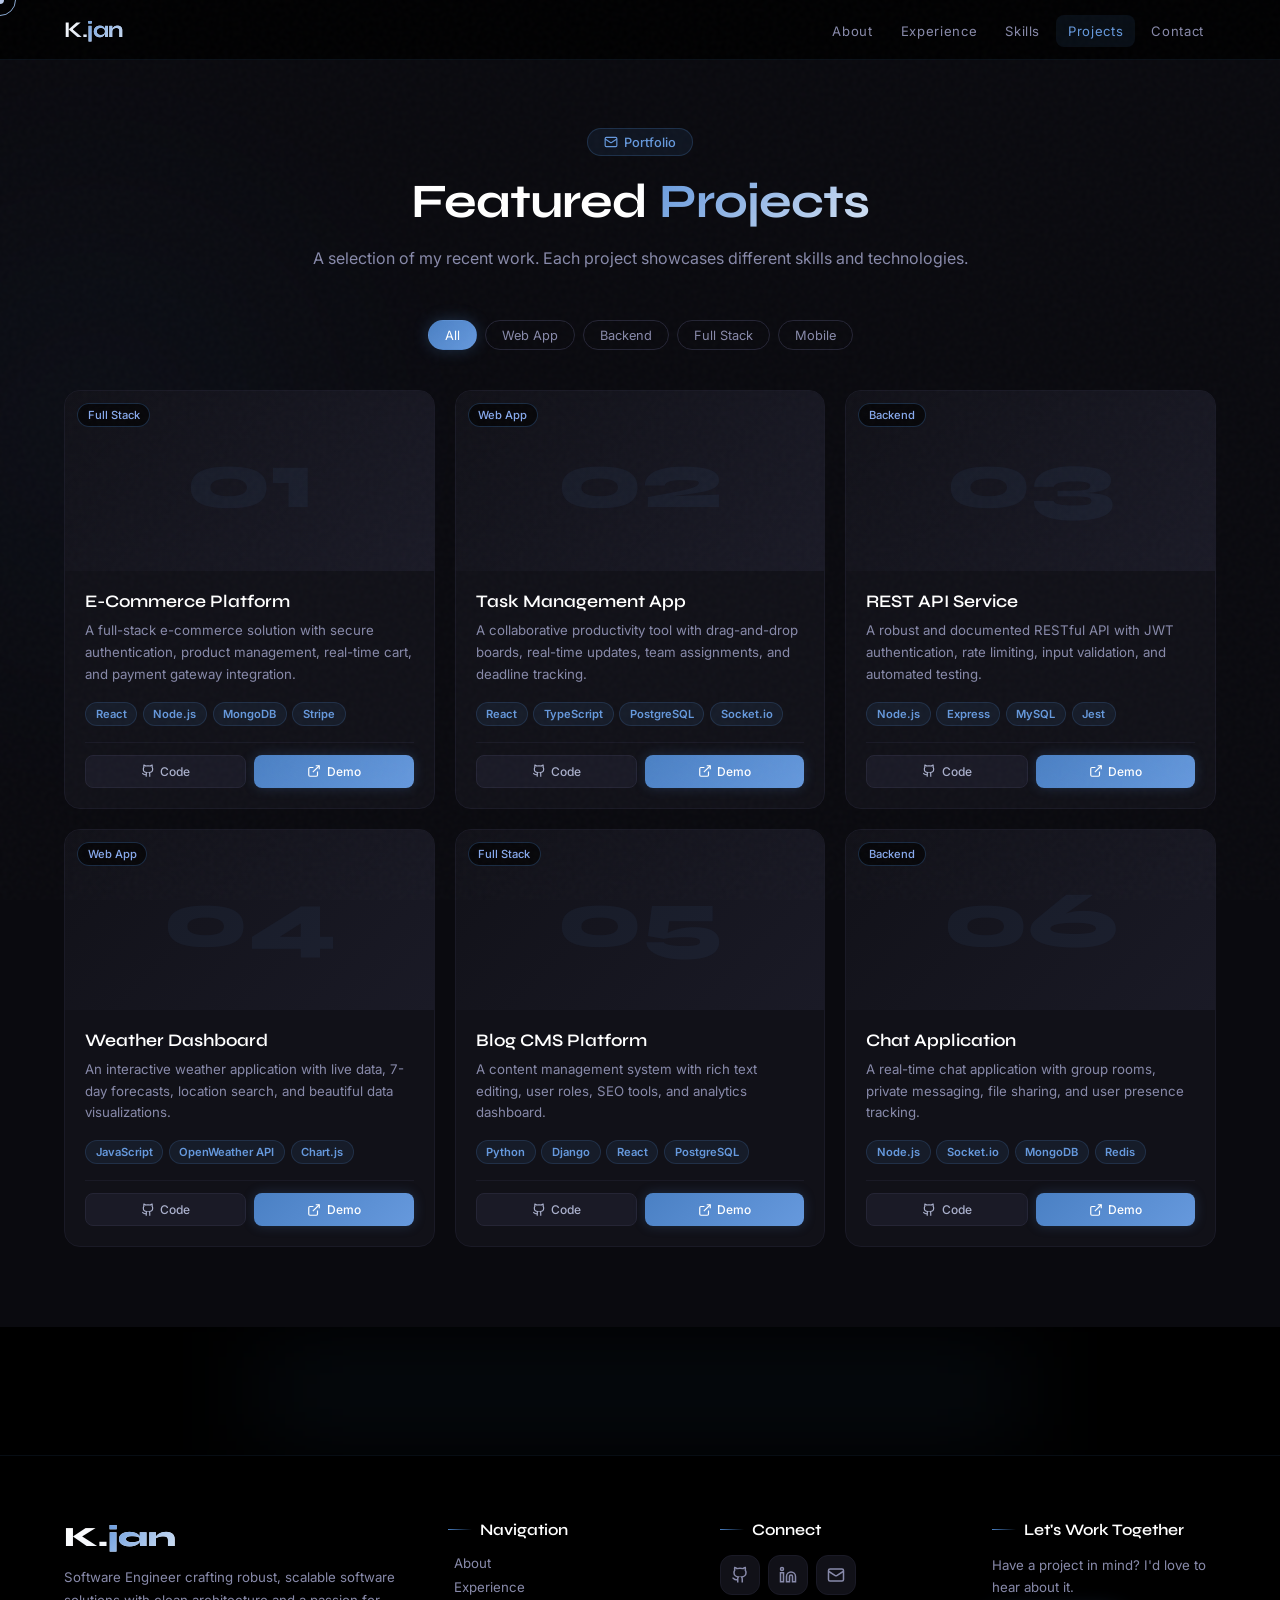
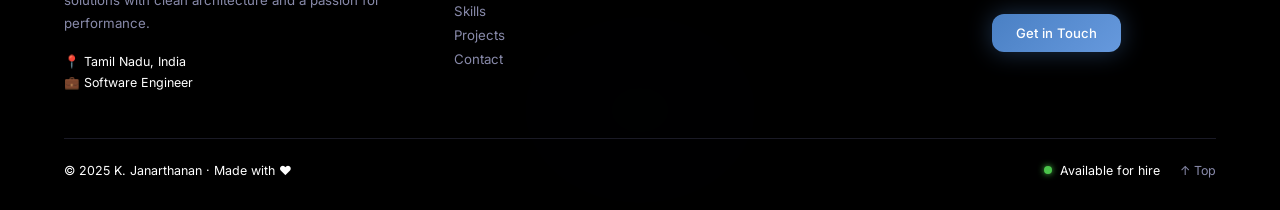
<file: pages/projects.html>
<!DOCTYPE html>
<html lang="en">
<head>
  <meta charset="UTF-8">
  <meta name="viewport" content="width=device-width, initial-scale=1, maximum-scale=5">
  <title>Projects — K. Janarthanan</title>
  <meta name="description" content="Featured projects by K. Janarthanan — Software Engineer.">
  <link rel="preconnect" href="https://fonts.googleapis.com">
  <link href="https://fonts.googleapis.com/css2?family=Inter:wght@300;400;500;600;700&family=Syne:wght@400;500;600;700;800&display=swap" rel="stylesheet">
  <link rel="stylesheet" href="../css/style.css">
</head>
<body>

<main id="main-content">

  <!-- ========== PROJECTS ========== -->
  <section id="projects" style="padding-top:8rem;">
    <div class="blob blob-blue" style="width:600px;height:600px;top:10%;left:-200px;opacity:.2"></div>
    <div class="section-header reveal">
      <div class="section-badge">
        <svg width="14" height="14" viewBox="0 0 24 24" fill="none" stroke="currentColor" stroke-width="2"><rect width="20" height="16" x="2" y="4" rx="2"/><path d="m22 7-8.97 5.7a1.94 1.94 0 0 1-2.06 0L2 7"/></svg>
        Portfolio
      </div>
      <h2 class="section-title">Featured <span class="grad">Projects</span></h2>
      <p class="section-sub">A selection of my recent work. Each project showcases different skills and technologies.</p>
    </div>

    <!-- FILTERS -->
    <div class="projects-filters reveal">
      <button class="filter-btn active" data-filter="all">All</button>
      <button class="filter-btn" data-filter="web">Web App</button>
      <button class="filter-btn" data-filter="backend">Backend</button>
      <button class="filter-btn" data-filter="fullstack">Full Stack</button>
      <button class="filter-btn" data-filter="mobile">Mobile</button>
    </div>

    <!-- PROJECT GRID -->
    <div class="projects-grid reveal" id="projectsGrid">

      <!-- Card 1 -->
      <div class="project-card" data-filter="fullstack">
        <div class="project-img">
          <div class="project-img-placeholder"><span class="project-num-bg">01</span></div>
          <span class="project-category">Full Stack</span>
        </div>
        <div class="project-body">
          <div class="project-title">E-Commerce Platform
            <svg class="project-arrow" viewBox="0 0 24 24" fill="none" stroke="currentColor" stroke-width="2"><path d="M7 7h10v10"/><path d="M7 17 17 7"/></svg>
          </div>
          <p class="project-desc">A full-stack e-commerce solution with secure authentication, product management, real-time cart, and payment gateway integration.</p>
          <div class="project-tags"><span class="tag">React</span><span class="tag">Node.js</span><span class="tag">MongoDB</span><span class="tag">Stripe</span></div>
          <div class="project-footer">
            <a href="https://github.com" target="_blank" class="btn-code">
              <svg width="14" height="14" viewBox="0 0 24 24" fill="none" stroke="currentColor" stroke-width="2"><path d="M15 22v-4a4.8 4.8 0 0 0-1-3.5c3 0 6-2 6-5.5.08-1.25-.27-2.48-1-3.5.28-1.15.28-2.35 0-3.5 0 0-1 0-3 1.5-2.64-.5-5.36-.5-8 0C6 2 5 2 5 2c-.3 1.15-.3 2.35 0 3.5A5.403 5.403 0 0 0 4 9c0 3.5 3 5.5 6 5.5-.39.49-.68 1.05-.85 1.65-.17.6-.22 1.23-.15 1.85v4"/><path d="M9 18c-4.51 2-5-2-7-2"/></svg> Code
            </a>
            <a href="#" class="btn-demo">
              <svg width="14" height="14" viewBox="0 0 24 24" fill="none" stroke="currentColor" stroke-width="2"><path d="M15 3h6v6"/><path d="M10 14 21 3"/><path d="M18 13v6a2 2 0 0 1-2 2H5a2 2 0 0 1-2-2V8a2 2 0 0 1 2-2h6"/></svg> Demo
            </a>
          </div>
        </div>
      </div>

      <!-- Card 2 -->
      <div class="project-card" data-filter="web">
        <div class="project-img">
          <div class="project-img-placeholder"><span class="project-num-bg">02</span></div>
          <span class="project-category">Web App</span>
        </div>
        <div class="project-body">
          <div class="project-title">Task Management App
            <svg class="project-arrow" viewBox="0 0 24 24" fill="none" stroke="currentColor" stroke-width="2"><path d="M7 7h10v10"/><path d="M7 17 17 7"/></svg>
          </div>
          <p class="project-desc">A collaborative productivity tool with drag-and-drop boards, real-time updates, team assignments, and deadline tracking.</p>
          <div class="project-tags"><span class="tag">React</span><span class="tag">TypeScript</span><span class="tag">PostgreSQL</span><span class="tag">Socket.io</span></div>
          <div class="project-footer">
            <a href="https://github.com" target="_blank" class="btn-code"><svg width="14" height="14" viewBox="0 0 24 24" fill="none" stroke="currentColor" stroke-width="2"><path d="M15 22v-4a4.8 4.8 0 0 0-1-3.5c3 0 6-2 6-5.5.08-1.25-.27-2.48-1-3.5.28-1.15.28-2.35 0-3.5 0 0-1 0-3 1.5-2.64-.5-5.36-.5-8 0C6 2 5 2 5 2c-.3 1.15-.3 2.35 0 3.5A5.403 5.403 0 0 0 4 9c0 3.5 3 5.5 6 5.5-.39.49-.68 1.05-.85 1.65-.17.6-.22 1.23-.15 1.85v4"/><path d="M9 18c-4.51 2-5-2-7-2"/></svg> Code</a>
            <a href="#" class="btn-demo"><svg width="14" height="14" viewBox="0 0 24 24" fill="none" stroke="currentColor" stroke-width="2"><path d="M15 3h6v6"/><path d="M10 14 21 3"/><path d="M18 13v6a2 2 0 0 1-2 2H5a2 2 0 0 1-2-2V8a2 2 0 0 1 2-2h6"/></svg> Demo</a>
          </div>
        </div>
      </div>

      <!-- Card 3 -->
      <div class="project-card" data-filter="backend">
        <div class="project-img">
          <div class="project-img-placeholder"><span class="project-num-bg">03</span></div>
          <span class="project-category">Backend</span>
        </div>
        <div class="project-body">
          <div class="project-title">REST API Service
            <svg class="project-arrow" viewBox="0 0 24 24" fill="none" stroke="currentColor" stroke-width="2"><path d="M7 7h10v10"/><path d="M7 17 17 7"/></svg>
          </div>
          <p class="project-desc">A robust and documented RESTful API with JWT authentication, rate limiting, input validation, and automated testing.</p>
          <div class="project-tags"><span class="tag">Node.js</span><span class="tag">Express</span><span class="tag">MySQL</span><span class="tag">Jest</span></div>
          <div class="project-footer">
            <a href="https://github.com" target="_blank" class="btn-code"><svg width="14" height="14" viewBox="0 0 24 24" fill="none" stroke="currentColor" stroke-width="2"><path d="M15 22v-4a4.8 4.8 0 0 0-1-3.5c3 0 6-2 6-5.5.08-1.25-.27-2.48-1-3.5.28-1.15.28-2.35 0-3.5 0 0-1 0-3 1.5-2.64-.5-5.36-.5-8 0C6 2 5 2 5 2c-.3 1.15-.3 2.35 0 3.5A5.403 5.403 0 0 0 4 9c0 3.5 3 5.5 6 5.5-.39.49-.68 1.05-.85 1.65-.17.6-.22 1.23-.15 1.85v4"/><path d="M9 18c-4.51 2-5-2-7-2"/></svg> Code</a>
            <a href="#" class="btn-demo"><svg width="14" height="14" viewBox="0 0 24 24" fill="none" stroke="currentColor" stroke-width="2"><path d="M15 3h6v6"/><path d="M10 14 21 3"/><path d="M18 13v6a2 2 0 0 1-2 2H5a2 2 0 0 1-2-2V8a2 2 0 0 1 2-2h6"/></svg> Demo</a>
          </div>
        </div>
      </div>

      <!-- Card 4 -->
      <div class="project-card" data-filter="web">
        <div class="project-img">
          <div class="project-img-placeholder"><span class="project-num-bg">04</span></div>
          <span class="project-category">Web App</span>
        </div>
        <div class="project-body">
          <div class="project-title">Weather Dashboard
            <svg class="project-arrow" viewBox="0 0 24 24" fill="none" stroke="currentColor" stroke-width="2"><path d="M7 7h10v10"/><path d="M7 17 17 7"/></svg>
          </div>
          <p class="project-desc">An interactive weather application with live data, 7-day forecasts, location search, and beautiful data visualizations.</p>
          <div class="project-tags"><span class="tag">JavaScript</span><span class="tag">OpenWeather API</span><span class="tag">Chart.js</span></div>
          <div class="project-footer">
            <a href="https://github.com" target="_blank" class="btn-code"><svg width="14" height="14" viewBox="0 0 24 24" fill="none" stroke="currentColor" stroke-width="2"><path d="M15 22v-4a4.8 4.8 0 0 0-1-3.5c3 0 6-2 6-5.5.08-1.25-.27-2.48-1-3.5.28-1.15.28-2.35 0-3.5 0 0-1 0-3 1.5-2.64-.5-5.36-.5-8 0C6 2 5 2 5 2c-.3 1.15-.3 2.35 0 3.5A5.403 5.403 0 0 0 4 9c0 3.5 3 5.5 6 5.5-.39.49-.68 1.05-.85 1.65-.17.6-.22 1.23-.15 1.85v4"/><path d="M9 18c-4.51 2-5-2-7-2"/></svg> Code</a>
            <a href="#" class="btn-demo"><svg width="14" height="14" viewBox="0 0 24 24" fill="none" stroke="currentColor" stroke-width="2"><path d="M15 3h6v6"/><path d="M10 14 21 3"/><path d="M18 13v6a2 2 0 0 1-2 2H5a2 2 0 0 1-2-2V8a2 2 0 0 1 2-2h6"/></svg> Demo</a>
          </div>
        </div>
      </div>

      <!-- Card 5 -->
      <div class="project-card" data-filter="fullstack">
        <div class="project-img">
          <div class="project-img-placeholder"><span class="project-num-bg">05</span></div>
          <span class="project-category">Full Stack</span>
        </div>
        <div class="project-body">
          <div class="project-title">Blog CMS Platform
            <svg class="project-arrow" viewBox="0 0 24 24" fill="none" stroke="currentColor" stroke-width="2"><path d="M7 7h10v10"/><path d="M7 17 17 7"/></svg>
          </div>
          <p class="project-desc">A content management system with rich text editing, user roles, SEO tools, and analytics dashboard.</p>
          <div class="project-tags"><span class="tag">Python</span><span class="tag">Django</span><span class="tag">React</span><span class="tag">PostgreSQL</span></div>
          <div class="project-footer">
            <a href="https://github.com" target="_blank" class="btn-code"><svg width="14" height="14" viewBox="0 0 24 24" fill="none" stroke="currentColor" stroke-width="2"><path d="M15 22v-4a4.8 4.8 0 0 0-1-3.5c3 0 6-2 6-5.5.08-1.25-.27-2.48-1-3.5.28-1.15.28-2.35 0-3.5 0 0-1 0-3 1.5-2.64-.5-5.36-.5-8 0C6 2 5 2 5 2c-.3 1.15-.3 2.35 0 3.5A5.403 5.403 0 0 0 4 9c0 3.5 3 5.5 6 5.5-.39.49-.68 1.05-.85 1.65-.17.6-.22 1.23-.15 1.85v4"/><path d="M9 18c-4.51 2-5-2-7-2"/></svg> Code</a>
            <a href="#" class="btn-demo"><svg width="14" height="14" viewBox="0 0 24 24" fill="none" stroke="currentColor" stroke-width="2"><path d="M15 3h6v6"/><path d="M10 14 21 3"/><path d="M18 13v6a2 2 0 0 1-2 2H5a2 2 0 0 1-2-2V8a2 2 0 0 1 2-2h6"/></svg> Demo</a>
          </div>
        </div>
      </div>

      <!-- Card 6 -->
      <div class="project-card" data-filter="backend">
        <div class="project-img">
          <div class="project-img-placeholder"><span class="project-num-bg">06</span></div>
          <span class="project-category">Backend</span>
        </div>
        <div class="project-body">
          <div class="project-title">Chat Application
            <svg class="project-arrow" viewBox="0 0 24 24" fill="none" stroke="currentColor" stroke-width="2"><path d="M7 7h10v10"/><path d="M7 17 17 7"/></svg>
          </div>
          <p class="project-desc">A real-time chat application with group rooms, private messaging, file sharing, and user presence tracking.</p>
          <div class="project-tags"><span class="tag">Node.js</span><span class="tag">Socket.io</span><span class="tag">MongoDB</span><span class="tag">Redis</span></div>
          <div class="project-footer">
            <a href="https://github.com" target="_blank" class="btn-code"><svg width="14" height="14" viewBox="0 0 24 24" fill="none" stroke="currentColor" stroke-width="2"><path d="M15 22v-4a4.8 4.8 0 0 0-1-3.5c3 0 6-2 6-5.5.08-1.25-.27-2.48-1-3.5.28-1.15.28-2.35 0-3.5 0 0-1 0-3 1.5-2.64-.5-5.36-.5-8 0C6 2 5 2 5 2c-.3 1.15-.3 2.35 0 3.5A5.403 5.403 0 0 0 4 9c0 3.5 3 5.5 6 5.5-.39.49-.68 1.05-.85 1.65-.17.6-.22 1.23-.15 1.85v4"/><path d="M9 18c-4.51 2-5-2-7-2"/></svg> Code</a>
            <a href="#" class="btn-demo"><svg width="14" height="14" viewBox="0 0 24 24" fill="none" stroke="currentColor" stroke-width="2"><path d="M15 3h6v6"/><path d="M10 14 21 3"/><path d="M18 13v6a2 2 0 0 1-2 2H5a2 2 0 0 1-2-2V8a2 2 0 0 1 2-2h6"/></svg> Demo</a>
          </div>
        </div>
      </div>

    </div>
  </section>

</main>

<script src="../js/layout.js"></script>
<script src="../js/main.js"></script>
<script>
  document.addEventListener('DOMContentLoaded', () => {
    if (typeof initShared === 'function') initShared();
    if (typeof initProjects === 'function') initProjects();
  });
</script>
</body>
</html>
</file>
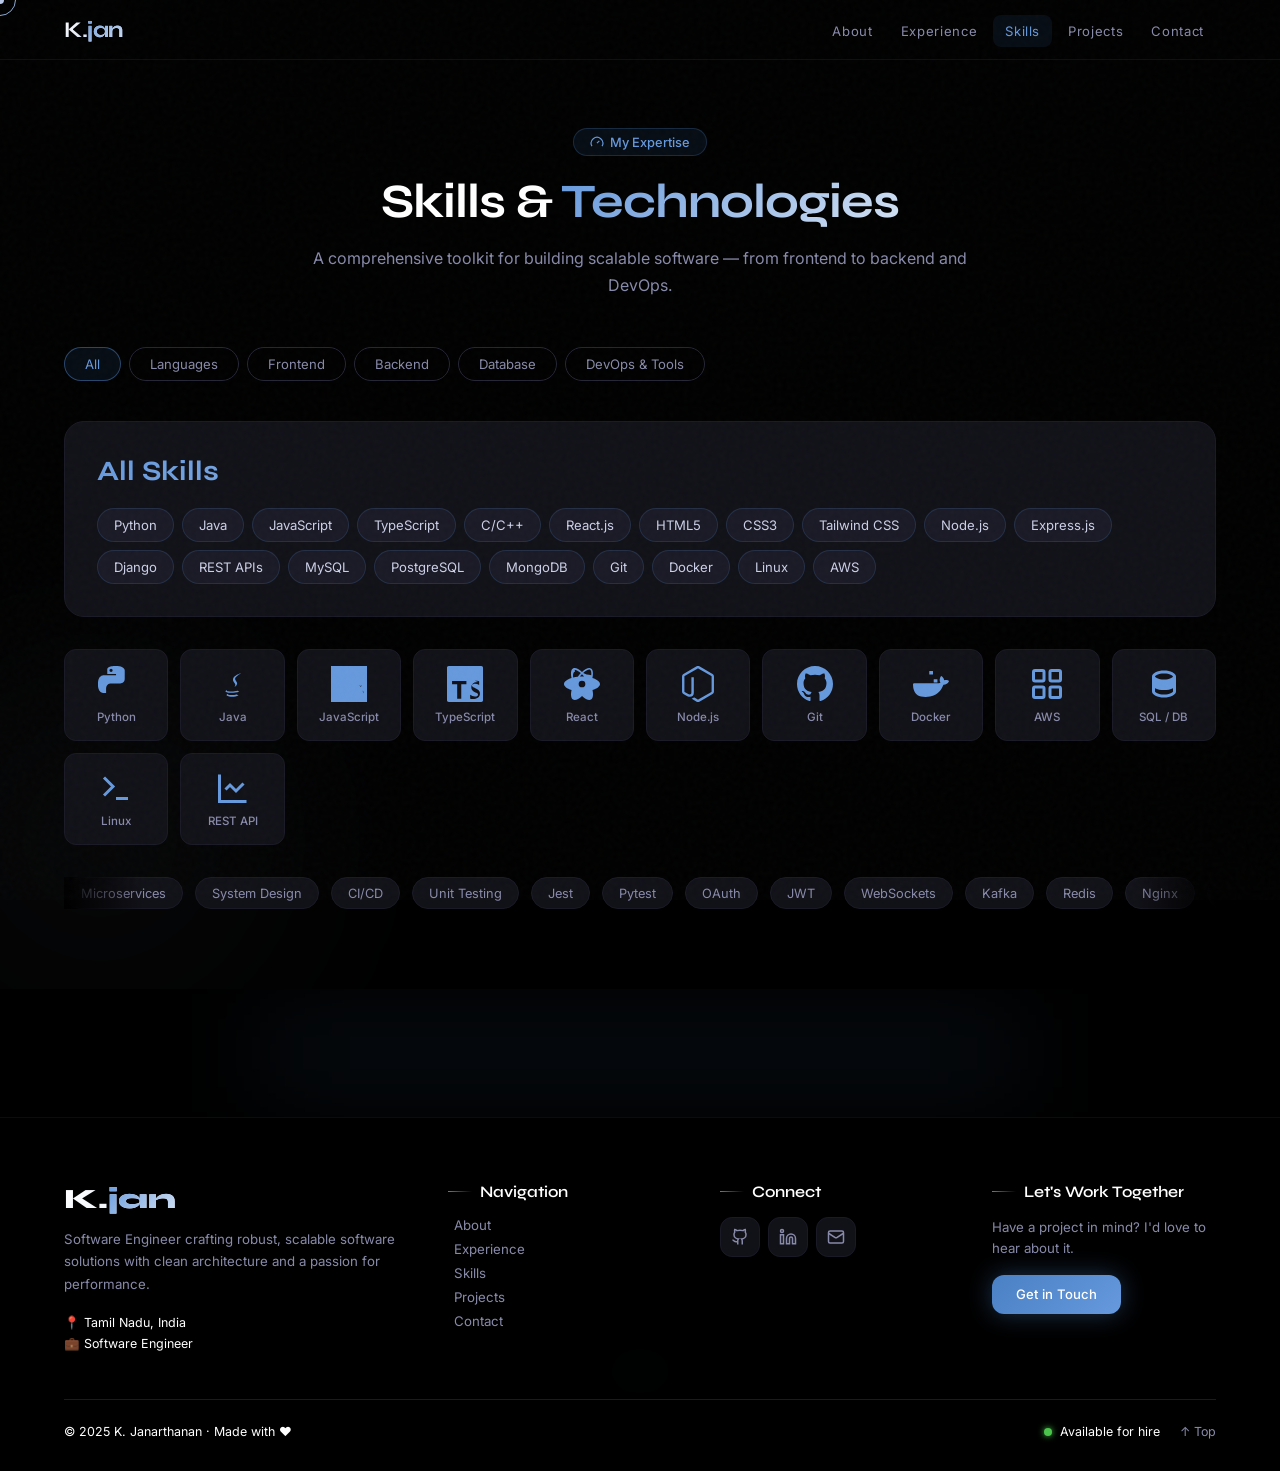
<file: pages/skills.html>
<!DOCTYPE html>
<html lang="en">
<head>
  <meta charset="UTF-8">
  <meta name="viewport" content="width=device-width, initial-scale=1, maximum-scale=5">
  <title>Skills — K. Janarthanan</title>
  <meta name="description" content="Skills and technologies used by K. Janarthanan — Software Engineer.">
  <link rel="preconnect" href="https://fonts.googleapis.com">
  <link href="https://fonts.googleapis.com/css2?family=Inter:wght@300;400;500;600;700&family=Syne:wght@400;500;600;700;800&display=swap" rel="stylesheet">
  <link rel="stylesheet" href="../css/style.css">
</head>
<body>

<main id="main-content">

  <!-- ========== SKILLS ========== -->
  <section id="skills" style="padding-top:8rem;">
    <div class="blob blob-pearl" style="width:500px;height:500px;bottom:-100px;left:-150px;opacity:.4"></div>
    <div class="section-header reveal">
      <div class="section-badge">
        <svg width="14" height="14" viewBox="0 0 24 24" fill="none" stroke="currentColor" stroke-width="2"><path d="m12 14 4-4"/><path d="M3.34 19a10 10 0 1 1 17.32 0"/></svg>
        My Expertise
      </div>
      <h2 class="section-title">Skills & <span class="grad">Technologies</span></h2>
      <p class="section-sub">A comprehensive toolkit for building scalable software — from frontend to backend and DevOps.</p>
    </div>

    <div class="reveal">
      <!-- TABS -->
      <div class="skills-tabs" id="skillTabs">
        <button class="skill-tab active" data-cat="all">All</button>
        <button class="skill-tab" data-cat="languages">Languages</button>
        <button class="skill-tab" data-cat="frontend">Frontend</button>
        <button class="skill-tab" data-cat="backend">Backend</button>
        <button class="skill-tab" data-cat="database">Database</button>
        <button class="skill-tab" data-cat="devops">DevOps & Tools</button>
      </div>

      <!-- FEATURED PANEL -->
      <div class="skills-featured">
        <div class="skills-featured-title" id="skillCatTitle">All Skills</div>
        <div class="skills-pills" id="skillPills">
          <span class="skill-pill">Python</span><span class="skill-pill">Java</span><span class="skill-pill">JavaScript</span><span class="skill-pill">TypeScript</span><span class="skill-pill">C/C++</span>
          <span class="skill-pill">React.js</span><span class="skill-pill">HTML5</span><span class="skill-pill">CSS3</span><span class="skill-pill">Tailwind CSS</span>
          <span class="skill-pill">Node.js</span><span class="skill-pill">Express.js</span><span class="skill-pill">Django</span><span class="skill-pill">REST APIs</span>
          <span class="skill-pill">MySQL</span><span class="skill-pill">PostgreSQL</span><span class="skill-pill">MongoDB</span>
          <span class="skill-pill">Git</span><span class="skill-pill">Docker</span><span class="skill-pill">Linux</span><span class="skill-pill">AWS</span>
        </div>
      </div>

      <!-- TECH ICON GRID -->
      <div class="skills-tech-grid">
        <div class="tech-card"><svg class="tech-icon" viewBox="0 0 24 24" fill="currentColor"><path d="M14.25.18l.9.2.73.26.59.3.45.32.34.34.25.34.16.33.1.3.04.26.02.2-.01.13V8.5l-.05.63-.13.55-.21.46-.26.38-.3.31-.33.25-.35.19-.35.14-.33.1-.3.07-.26.04-.21.02H8.77l-.69.05-.59.14-.5.22-.41.27-.33.32-.27.35-.2.36-.15.37-.1.35-.07.32-.04.27-.02.21v3.06H3.17l-.21-.03-.28-.07-.32-.12-.35-.18-.36-.26-.36-.36-.35-.46-.32-.59-.28-.73-.21-.88-.14-1.05-.05-1.23.06-1.22.16-1.04.24-.87.32-.71.36-.57.4-.44.42-.33.42-.24.4-.16.36-.1.32-.05.24-.01h.16l.06.01h8.16v-.83H6.18l-.01-2.75-.02-.37.05-.34.11-.31.17-.28.25-.26.31-.23.38-.2.44-.18.51-.15.58-.12.64-.1.71-.06.77-.04.84-.02 1.27.05zm-6.3 1.98l-.23.33-.08.41.08.41.23.34.33.22.41.09.41-.09.33-.22.23-.34.08-.41-.08-.41-.23-.33-.33-.22-.41-.09-.41.09z"/></svg><span class="tech-name">Python</span></div>
        <div class="tech-card"><svg class="tech-icon" viewBox="0 0 24 24" fill="currentColor"><path d="M8.851 18.56s-.917.534.653.714c1.902.223 2.874.19 4.969-.211 0 0 .552.346 1.321.646-4.699 2.013-10.633-.118-6.943-1.149m-.575-2.627s-1.028.761.542.924c2.032.209 3.636.227 6.413-.308 0 0 .384.389.987.602-5.679 1.661-12.007.13-7.942-1.218m4.84-4.458c1.158 1.336-.302 2.538-.302 2.538s2.941-1.521 1.59-3.418c-1.261-1.772-2.228-2.652 3.007-5.688 0 .001-8.216 2.051-4.295 6.568"/></svg><span class="tech-name">Java</span></div>
        <div class="tech-card"><svg class="tech-icon" viewBox="0 0 24 24" fill="currentColor"><path d="M0 0h24v24H0V0zm22.034 18.276c-.175-1.095-.888-2.015-3.003-2.873-.736-.345-1.554-.585-1.797-1.14-.091-.33-.105-.51-.046-.705.15-.646.915-.84 1.515-.66.39.12.75.42.976.9 1.034-.676 1.755-1.125-.27-.42-.404-.601-.586-.78-.63-.705-1.469-1.065-2.834-1.034l-.705.089c-.676.165-1.32.525-1.71 1.005-1.14 1.291-.811 3.541.569 4.471 1.365 1.02 3.361 1.244 3.616 2.205.24 1.17-.87 1.545-1.966 1.41-.811-.18-1.26-.586-1.755-1.336l-1.83 1.051c.21.48.45.689.81 1.109 1.74 1.756 6.09 1.666 6.871-1.004.029-.09.24-.705.074-1.65l.046.067zm-8.983-7.245h-2.248c0 1.938-.009 3.864-.009 5.805 0 1.232.063 2.363-.138 2.711-.33.689-1.18.601-1.566.48-.396-.196-.597-.466-.83-.855l-1.825 1.125c.305.63.75 1.172 1.324 1.517.855.51 2.004.675 3.207.405.783-.226 1.458-.691 1.811-1.411.51-.93.402-2.07.397-3.346.012-2.054 0-4.109 0-6.179l.004-.056z"/></svg><span class="tech-name">JavaScript</span></div>
        <div class="tech-card"><svg class="tech-icon" viewBox="0 0 24 24" fill="currentColor"><path d="M1.125 0C.502 0 0 .502 0 1.125v21.75C0 23.498.502 24 1.125 24h21.75c.623 0 1.125-.502 1.125-1.125V1.125C24 .502 23.498 0 22.875 0zm17.363 9.75c.612 0 1.154.037 1.627.111a6.38 6.38 0 0 1 1.306.34v2.458a3.95 3.95 0 0 0-.643-.361 5.093 5.093 0 0 0-.717-.26 5.453 5.453 0 0 0-1.426-.2c-.3 0-.573.028-.819.086a2.1 2.1 0 0 0-.623.242c-.17.104-.3.229-.393.374a.888.888 0 0 0-.14.49c0 .196.053.373.156.529.104.156.252.304.443.444s.423.276.696.41c.273.135.582.274.926.416.47.197.892.407 1.266.628.374.222.695.473.963.753.268.279.472.598.614.957.142.359.214.776.214 1.253 0 .657-.125 1.21-.373 1.656a3.033 3.033 0 0 1-1.012 1.085 4.38 4.38 0 0 1-1.487.596c-.566.12-1.163.18-1.79.18a9.916 9.916 0 0 1-1.84-.164v-2.63a5.033 5.033 0 0 0 3.237 1.2c.333 0 .624-.03.872-.09.249-.06.456-.144.623-.25.166-.108.29-.234.373-.38a1.023 1.023 0 0 0-.074-1.089 2.12 2.12 0 0 0-.537-.5 27.72 27.72 0 0 0-1.007-.436c-.918-.383-1.602-.852-2.053-1.405-.45-.553-.676-1.222-.676-2.005 0-.614.123-1.141.369-1.582.246-.441.58-.804 1.004-1.089a4.494 4.494 0 0 1 1.47-.629 7.536 7.536 0 0 1 1.77-.201zm-15.113.188h9.563v2.166H9.506v9.646H6.789v-9.646H3.375z"/></svg><span class="tech-name">TypeScript</span></div>
        <div class="tech-card"><svg class="tech-icon" viewBox="0 0 24 24" fill="currentColor"><path d="M14.23 12.004a2.236 2.236 0 0 1-2.235 2.236 2.236 2.236 0 0 1-2.236-2.236 2.236 2.236 0 0 1 2.235-2.236 2.236 2.236 0 0 1 2.236 2.236zm2.648-10.69c-1.346 0-3.107.96-4.888 2.622-1.78-1.653-3.542-2.602-4.887-2.602-.41 0-.783.093-1.106.278-1.375.793-1.683 3.264-.973 6.365C1.98 8.917 0 10.42 0 12.004c0 1.59 1.99 3.097 5.043 4.03-.704 3.113-.39 5.588.988 6.38.32.187.69.275 1.102.275 1.345 0 3.107-.96 4.888-2.624 1.78 1.654 3.542 2.603 4.887 2.603.41 0 .783-.09 1.106-.275 1.374-.792 1.683-3.263.973-6.365C22.02 15.096 24 13.59 24 12.004c0-1.59-1.99-3.097-5.043-4.032.704-3.11.39-5.587-.988-6.38a2.167 2.167 0 0 0-1.092-.278zm-.005 1.09v.006c.225 0 .406.044.558.127.666.382.955 1.835.73 3.704a23.476 23.476 0 0 0-3.107-.534A23.892 23.892 0 0 0 12.769 4.7c1.592-1.48 3.087-2.292 4.105-2.295zm-9.77.02c1.012 0 2.514.808 4.11 2.28-.686.72-1.37 1.537-2.02 2.442a22.73 22.73 0 0 0-3.113.538c-.23-1.868.054-3.32.714-3.707.19-.09.4-.127.563-.132zm4.882 3.05c.455.468.91.992 1.36 1.564-.44-.02-.89-.034-1.36-.034-.47 0-.92.015-1.36.034.45-.572.905-1.096 1.36-1.564z"/></svg><span class="tech-name">React</span></div>
        <div class="tech-card"><svg class="tech-icon" viewBox="0 0 24 24" fill="currentColor"><path d="M11.998 24c-.321 0-.641-.084-.922-.247l-2.936-1.737c-.438-.245-.224-.332-.08-.383.585-.203.703-.25 1.328-.604.065-.037.151-.023.218.017l2.256 1.339c.082.045.197.045.272 0l8.795-5.076c.082-.047.134-.141.134-.238V6.921c0-.099-.053-.192-.137-.242l-8.791-5.072c-.081-.047-.189-.047-.271 0L3.075 6.68C2.99 6.729 2.936 6.825 2.936 6.921v10.15c0 .097.054.189.139.235l2.409 1.392c1.307.654 2.108-.116 2.108-.89V7.787c0-.142.114-.253.256-.253h1.115c.139 0 .255.112.255.253v10.021c0 1.745-.95 2.745-2.604 2.745-.508 0-.909 0-2.026-.551L2.28 18.675c-.57-.329-.922-.945-.922-1.604V6.921c0-.659.353-1.275.922-1.603l8.795-5.082c.557-.315 1.296-.315 1.848 0l8.794 5.082c.570.329.924.944.924 1.603v10.15c0 .659-.354 1.275-.924 1.604l-8.794 5.078C12.643 23.916 12.324 24 11.998 24z"/></svg><span class="tech-name">Node.js</span></div>
        <div class="tech-card"><svg class="tech-icon" viewBox="0 0 24 24" fill="currentColor"><path d="M12 0C5.374 0 0 5.373 0 12c0 5.302 3.438 9.8 8.207 11.387.599.111.793-.261.793-.577v-2.234c-3.338.726-4.033-1.416-4.033-1.416-.546-1.387-1.333-1.756-1.333-1.756-1.089-.745.083-.729.083-.729 1.205.084 1.839 1.237 1.839 1.237 1.07 1.834 2.807 1.304 3.492.997.107-.775.418-1.305.762-1.604-2.665-.305-5.467-1.334-5.467-5.931 0-1.311.469-2.381 1.236-3.221-.124-.303-.535-1.524.117-3.176 0 0 1.008-.322 3.301 1.23A11.509 11.509 0 0 1 12 5.803c1.02.005 2.047.138 3.006.404 2.291-1.552 3.297-1.23 3.297-1.23.653 1.653.242 2.874.118 3.176.77.84 1.235 1.911 1.235 3.221 0 4.609-2.807 5.624-5.479 5.921.43.372.823 1.102.823 2.222v3.293c0 .319.192.694.801.576C20.566 21.797 24 17.3 24 12c0-6.627-5.373-12-12-12z"/></svg><span class="tech-name">Git</span></div>
        <div class="tech-card"><svg class="tech-icon" viewBox="0 0 24 24" fill="currentColor"><path d="M13.983 11.078h2.119a.186.186 0 0 0 .186-.185V9.006a.186.186 0 0 0-.186-.186h-2.119a.185.185 0 0 0-.185.185v1.888c0 .102.083.185.185.185m-2.954-5.43h2.118a.186.186 0 0 0 .186-.186V3.574a.186.186 0 0 0-.186-.185h-2.118a.185.185 0 0 0-.185.185v1.888c0 .102.082.185.185.186M23.763 9.89c-.065-.051-.672-.51-1.954-.51-.338.001-.676.03-1.01.087-.248-1.7-1.653-2.53-1.716-2.566l-.344-.199-.226.327c-.284.438-.49.922-.612 1.43-.23.97-.09 1.882.403 2.661-.595.332-1.55.413-1.744.42H.751a.751.751 0 0 0-.75.748 11.376 11.376 0 0 0 .692 4.062c.545 1.428 1.355 2.48 2.41 3.124 1.18.723 3.1 1.137 5.275 1.137.983.003 1.963-.086 2.93-.266a12.248 12.248 0 0 0 3.823-1.389c.98-.567 1.86-1.288 2.61-2.136 1.252-1.418 1.998-2.997 2.553-4.4h.221c1.372 0 2.215-.549 2.68-1.009.309-.293.55-.65.707-1.046l.098-.288Z"/></svg><span class="tech-name">Docker</span></div>
        <div class="tech-card"><svg class="tech-icon" viewBox="0 0 24 24" fill="none" stroke="currentColor" stroke-width="2"><rect width="7" height="7" x="3" y="3" rx="1"/><rect width="7" height="7" x="14" y="3" rx="1"/><rect width="7" height="7" x="14" y="14" rx="1"/><rect width="7" height="7" x="3" y="14" rx="1"/></svg><span class="tech-name">AWS</span></div>
        <div class="tech-card"><svg class="tech-icon" viewBox="0 0 24 24" fill="currentColor"><path d="M12 3C7.58 3 4 4.79 4 7v10c0 2.21 3.58 4 8 4s8-1.79 8-4V7c0-2.21-3.58-4-8-4zm0 2c3.87 0 6 1.5 6 2s-2.13 2-6 2-6-1.5-6-2 2.13-2 6-2zm6 12c0 .5-2.13 2-6 2s-6-1.5-6-2v-2.23c1.61.88 3.72 1.23 6 1.23s4.39-.35 6-1.23V17z"/></svg><span class="tech-name">SQL / DB</span></div>
        <div class="tech-card"><svg class="tech-icon" viewBox="0 0 24 24" fill="none" stroke="currentColor" stroke-width="2"><polyline points="4 17 10 11 4 5"/><line x1="12" x2="20" y1="19" y2="19"/></svg><span class="tech-name">Linux</span></div>
        <div class="tech-card"><svg class="tech-icon" viewBox="0 0 24 24" fill="none" stroke="currentColor" stroke-width="2"><path d="M3 3v18h18"/><path d="m19 9-5 5-4-4-3 3"/></svg><span class="tech-name">REST API</span></div>
      </div>
    </div>

    <!-- SCROLLING MARQUEE -->
    <div class="skills-marquee-wrap reveal">
      <div class="skills-marquee">
        <span class="marquee-item">Microservices</span><span class="marquee-item">System Design</span><span class="marquee-item">CI/CD</span><span class="marquee-item">Unit Testing</span><span class="marquee-item">Jest</span><span class="marquee-item">Pytest</span><span class="marquee-item">OAuth</span><span class="marquee-item">JWT</span><span class="marquee-item">WebSockets</span><span class="marquee-item">Kafka</span><span class="marquee-item">Redis</span><span class="marquee-item">Nginx</span><span class="marquee-item">Spring Boot</span><span class="marquee-item">FastAPI</span><span class="marquee-item">GraphQL</span>
        <span class="marquee-item">Microservices</span><span class="marquee-item">System Design</span><span class="marquee-item">CI/CD</span><span class="marquee-item">Unit Testing</span><span class="marquee-item">Jest</span><span class="marquee-item">Pytest</span><span class="marquee-item">OAuth</span><span class="marquee-item">JWT</span><span class="marquee-item">WebSockets</span><span class="marquee-item">Kafka</span><span class="marquee-item">Redis</span><span class="marquee-item">Nginx</span><span class="marquee-item">Spring Boot</span><span class="marquee-item">FastAPI</span><span class="marquee-item">GraphQL</span>
      </div>
    </div>
  </section>

</main>

<script src="../js/layout.js"></script>
<script src="../js/main.js"></script>
<script>
  document.addEventListener('DOMContentLoaded', () => {
    if (typeof initShared === 'function') initShared();
    if (typeof initSkills === 'function') initSkills();
  });
</script>
</body>
</html>
</file>
<file: css/style.css>
/* =============================================
   K. JANARTHANAN PORTFOLIO — STYLESHEET
   Black & Pearl Blue Theme
   ============================================= */

/* ---- CSS VARIABLES ---- */
:root {
  --black:        #000000;
  --black-90:     #0a0a0f;
  --black-80:     #0f0f1a;
  --zinc-900:     #111118;
  --zinc-800:     #1a1a26;
  --zinc-700:     #252535;
  --zinc-600:     #333348;
  --zinc-400:     #888aaa;
  --zinc-300:     #aab0cc;
  --zinc-200:     #ccd0e8;
  --zinc-100:     #e8ebf5;
  --white:        #ffffff;
  --pearl:        #b8c8e8;
  --pearl-light:  #d4e2f4;
  --pearl-dark:   #8aaad4;
  --blue-500:     #4a80c4;
  --blue-400:     #6699dd;
  --blue-300:     #88aaee;
  --blue-glow:    rgba(74,128,196,0.4);
  --blue-subtle:  rgba(74,128,196,0.1);
  --blue-mid:     rgba(74,128,196,0.2);
}

/* ---- RESET ---- */
*, *::before, *::after { margin: 0; padding: 0; box-sizing: border-box; }
html { scroll-behavior: smooth; }
body {
  font-family: 'Inter', sans-serif;
  background: var(--black);
  color: var(--white);
  overflow-x: hidden;
}

/* ---- SCROLLBAR ---- */
::-webkit-scrollbar { width: 4px; }
::-webkit-scrollbar-track { background: var(--black-90); }
::-webkit-scrollbar-thumb { background: var(--zinc-700); border-radius: 2px; }

/* ---- PROGRESS BAR ---- */
#progress-bar {
  position: fixed; top: 0; left: 0; height: 2px;
  background: linear-gradient(90deg, var(--blue-500), var(--pearl), var(--blue-300));
  z-index: 10000; width: 0%; transition: width 0.1s;
}

/* ---- CURSOR ---- */
.cursor-dot {
  width: 8px; height: 8px; background: var(--pearl);
  border-radius: 50%; position: fixed; pointer-events: none;
  z-index: 9999; transform: translate(-50%, -50%);
}
.cursor-ring {
  width: 32px; height: 32px; border: 1px solid var(--pearl-dark);
  border-radius: 50%; position: fixed; pointer-events: none;
  z-index: 9998; transform: translate(-50%, -50%); transition: all 0.25s ease;
}

/* ---- NOISE OVERLAY ---- */
.noise {
  position: fixed; inset: 0; z-index: 9997; opacity: 0.025;
  pointer-events: none;
  background-image: url("data:image/svg+xml,%3Csvg viewBox='0 0 256 256' xmlns='http://www.w3.org/2000/svg'%3E%3Cfilter id='n'%3E%3CfeTurbulence type='fractalNoise' baseFrequency='.75' stitchTiles='stitch'/%3E%3C/filter%3E%3Crect width='100%25' height='100%25' filter='url(%23n)'/%3E%3C/svg%3E");
}

/* ---- SKIP LINK ---- */
.skip-link {
  position: absolute; top: -100px; left: 1rem;
  background: var(--blue-500); color: #fff;
  padding: 0.5rem 1rem; border-radius: 4px; z-index: 99999;
  transition: top 0.2s; text-decoration: none;
}
.skip-link:focus { top: 1rem; }

/* ---- NAV ---- */
nav {
  position: fixed; top: 0; left: 0; right: 0; z-index: 1000;
  padding: 1rem 5%; display: flex; justify-content: space-between; align-items: center;
  background: rgba(0,0,0,0.85); backdrop-filter: blur(16px);
  border-bottom: 1px solid rgba(74,128,196,0.12); transition: all 0.3s;
}
.nav-logo {
  font-family: 'Syne', sans-serif; font-size: 1.4rem; font-weight: 700;
  background: linear-gradient(135deg, #fff, var(--pearl));
  -webkit-background-clip: text; -webkit-text-fill-color: transparent;
  text-decoration: none; letter-spacing: -0.02em;
}
.nav-logo span {
  background: linear-gradient(135deg, var(--blue-400), var(--pearl-light));
  -webkit-background-clip: text; -webkit-text-fill-color: transparent;
}
.nav-links { display: flex; gap: 0.25rem; list-style: none; }
.nav-links a {
  text-decoration: none; font-size: 0.82rem; padding: 0.5rem 0.75rem;
  border-radius: 0.5rem; color: var(--zinc-400); transition: all 0.2s; letter-spacing: 0.05em;
}
.nav-links a:hover { color: #fff; background: rgba(255,255,255,0.05); }
.nav-links a.active { color: var(--blue-400); background: var(--blue-subtle); }
.hamburger {
  display: none; flex-direction: column; gap: 4px;
  cursor: pointer; padding: 0.5rem; background: none; border: none;
}
.hamburger span { width: 22px; height: 2px; background: #fff; border-radius: 1px; transition: all 0.3s; display: block; }
.nav-mobile-menu {
  display: none; position: fixed; top: 60px; left: 0; right: 0;
  background: rgba(0,0,0,0.97); backdrop-filter: blur(16px);
  border-bottom: 1px solid rgba(74,128,196,0.15);
  padding: 1rem; flex-direction: column; gap: 0.25rem; z-index: 999;
}
.nav-mobile-menu.open { display: flex; }
.nav-mobile-menu a {
  text-decoration: none; color: #fff; padding: 0.75rem 1rem;
  border-radius: 0.5rem; font-size: 0.95rem; transition: all 0.2s;
}
.nav-mobile-menu a:hover { color: var(--blue-400); background: var(--blue-subtle); }

/* ---- SHARED ELEMENTS ---- */
.blob { position: absolute; border-radius: 50%; filter: blur(100px); pointer-events: none; z-index: 0; }
.blob-blue { background: radial-gradient(circle, rgba(74,128,196,0.25), transparent); }
.blob-pearl { background: radial-gradient(circle, rgba(184,200,232,0.12), transparent); }

.section-divider {
  position: relative; height: 8rem; overflow: hidden; background: var(--black); z-index: 1;
}
.section-divider::before {
  content: ''; position: absolute; left: 50%; top: 50%; transform: translate(-50%, -50%);
  width: 60vw; height: 60px; background: rgba(74,128,196,0.12); filter: blur(50px);
}

section { padding: 5rem 5%; position: relative; overflow: hidden; }

.section-header { text-align: center; margin-bottom: 3rem; position: relative; z-index: 1; }
.section-badge {
  display: inline-flex; align-items: center; gap: 0.4rem;
  padding: 0.35rem 1rem; border-radius: 999px;
  background: var(--blue-subtle); border: 1px solid rgba(74,128,196,0.25);
  color: var(--blue-400); font-size: 0.8rem; font-weight: 500; margin-bottom: 1.25rem;
}
.section-title {
  font-family: 'Syne', sans-serif; font-size: clamp(2rem, 4vw, 3rem);
  font-weight: 700; letter-spacing: -0.02em; line-height: 1.1; margin-bottom: 1rem;
}
.section-title .grad {
  background: linear-gradient(135deg, var(--blue-400), var(--pearl-light));
  -webkit-background-clip: text; -webkit-text-fill-color: transparent;
}
.section-sub { color: var(--zinc-400); font-size: 1rem; line-height: 1.7; max-width: 680px; margin: 0 auto; }

.reveal { opacity: 0; transform: translateY(32px); transition: opacity 0.7s ease, transform 0.7s ease; }
.reveal.visible { opacity: 1; transform: translateY(0); }

/* ---- BUTTONS ---- */
.btn-primary {
  padding: 0.75rem 1.75rem;
  background: linear-gradient(135deg, var(--blue-500), var(--blue-400));
  color: #fff; text-decoration: none; border-radius: 0.75rem;
  font-size: 0.85rem; font-weight: 500; transition: all 0.3s;
  box-shadow: 0 0 24px var(--blue-glow); display: inline-flex; align-items: center; gap: 0.4rem;
}
.btn-primary:hover { transform: translateY(-2px); box-shadow: 0 0 36px var(--blue-glow); }
.btn-outline {
  padding: 0.75rem 1.75rem; background: transparent; color: var(--zinc-200);
  text-decoration: none; border-radius: 0.75rem; font-size: 0.85rem; font-weight: 500;
  border: 1px solid var(--zinc-700); transition: all 0.3s;
}
.btn-outline:hover { border-color: var(--blue-400); color: #fff; background: var(--blue-subtle); }
.tag {
  display: inline-flex; padding: 0.25rem 0.6rem; border-radius: 999px; font-size: 0.7rem;
  font-weight: 600; background: var(--blue-subtle); border: 1px solid rgba(74,128,196,0.2);
  color: var(--blue-400); transition: all 0.3s;
}
.tag:hover { background: var(--blue-mid); border-color: rgba(74,128,196,0.4); }
.tag-row { display: flex; flex-wrap: wrap; gap: 0.4rem; }

/* ---- HERO ---- */
#hero { min-height: 100vh; display: flex; align-items: center; justify-content: center; padding: 0 5%; background: var(--black); }
.hero-inner { display: grid; grid-template-columns: 1fr auto; gap: 4rem; align-items: center; max-width: 1200px; width: 100%; margin: 0 auto; }
.hero-badge {
  display: inline-flex; align-items: center; gap: 0.5rem; padding: 0.4rem 1rem;
  border-radius: 999px; background: rgba(0,0,0,0.6); backdrop-filter: blur(8px);
  border: 1px solid rgba(74,128,196,0.3); color: var(--blue-300);
  font-size: 0.78rem; font-weight: 500; margin-bottom: 1.5rem;
  animation: fadeUp 0.8s 0.2s forwards; opacity: 0;
}
.hero-badge::before { content: ''; width: 6px; height: 6px; border-radius: 50%; background: var(--blue-400); animation: pulse 2s infinite; }
.hero-name { font-family: 'Syne', sans-serif; font-size: clamp(2.5rem, 6vw, 5rem); font-weight: 800; letter-spacing: -0.03em; line-height: 1; margin-bottom: 0.75rem; animation: fadeUp 0.8s 0.4s forwards; opacity: 0; }
.hero-name .first { color: #fff; }
.hero-name .last { background: linear-gradient(135deg, var(--blue-400) 0%, var(--pearl-light) 50%, var(--blue-300) 100%); -webkit-background-clip: text; -webkit-text-fill-color: transparent; }
.hero-role { font-size: 1.25rem; font-weight: 400; color: var(--zinc-400); margin-bottom: 2rem; animation: fadeUp 0.8s 0.6s forwards; opacity: 0; }
.hero-desc { font-size: 0.95rem; line-height: 1.8; color: var(--zinc-300); max-width: 520px; margin-bottom: 2.5rem; animation: fadeUp 0.8s 0.8s forwards; opacity: 0; }
.hero-ctas { display: flex; gap: 1rem; flex-wrap: wrap; animation: fadeUp 0.8s 1s forwards; opacity: 0; }
.hero-socials { display: flex; gap: 0.75rem; margin-top: 2rem; animation: fadeUp 0.8s 1.2s forwards; opacity: 0; }
.hero-social {
  display: flex; align-items: center; justify-content: center;
  width: 40px; height: 40px; border-radius: 50%;
  background: rgba(0,0,0,0.5); border: 1px solid var(--zinc-700);
  color: var(--zinc-400); text-decoration: none; transition: all 0.3s;
}
.hero-social:hover { border-color: var(--blue-400); color: var(--blue-400); background: var(--blue-subtle); }
.hero-social svg { width: 18px; height: 18px; }
.hero-avatar-wrap { position: relative; width: 320px; height: 320px; flex-shrink: 0; animation: fadeUp 0.8s 0.5s forwards; opacity: 0; }
.hero-avatar-ring { position: absolute; inset: 0; border-radius: 50%; padding: 3px; background: linear-gradient(135deg, var(--blue-500), var(--pearl), var(--blue-300)); }
.hero-avatar-ring-inner { width: 100%; height: 100%; border-radius: 50%; background: var(--black); }
.hero-avatar-img {
  position: absolute; inset: 12px; border-radius: 50%; overflow: hidden;
  border: 3px solid rgba(74,128,196,0.4);
  display: flex; align-items: center; justify-content: center;
  background: linear-gradient(135deg, var(--zinc-900), var(--zinc-800));
}
.hero-avatar-initials { font-family: 'Syne', sans-serif; font-size: 4rem; font-weight: 800; background: linear-gradient(135deg, var(--blue-400), var(--pearl-light)); -webkit-background-clip: text; -webkit-text-fill-color: transparent; }
.hero-avatar-badge, .hero-avatar-badge2 {
  position: absolute; background: var(--zinc-900); border: 1px solid rgba(74,128,196,0.3); padding: 0.6rem; border-radius: 0.75rem; z-index: 2;
}
.hero-avatar-badge { top: -8px; right: -8px; animation: float 3s ease-in-out infinite; }
.hero-avatar-badge2 { bottom: -8px; left: -8px; animation: float 3s 1.5s ease-in-out infinite; }
.hero-scroll {
  position: absolute; bottom: 2rem; left: 50%; transform: translateX(-50%);
  display: flex; flex-direction: column; align-items: center; gap: 0.5rem;
  color: var(--zinc-400); font-size: 0.7rem; letter-spacing: 0.12em; text-transform: uppercase;
  animation: fadeUp 1s 1.6s forwards; opacity: 0;
}
.scroll-mouse { width: 22px; height: 34px; border: 1px solid var(--zinc-600); border-radius: 99px; display: flex; justify-content: center; padding-top: 6px; }
.scroll-wheel { width: 4px; height: 6px; background: var(--blue-400); border-radius: 99px; animation: scrollDown 2s infinite; }

/* ---- ABOUT ---- */
#about { background: var(--black-90); }
.about-grid { display: grid; grid-template-columns: 1fr 1fr; gap: 4rem; align-items: start; position: relative; z-index: 1; }
.about-text p { font-size: 0.95rem; line-height: 1.9; color: var(--zinc-300); margin-bottom: 1.25rem; }
.about-text strong { color: #fff; font-weight: 500; }
.about-stats { display: grid; grid-template-columns: 1fr 1fr; gap: 2px; margin-top: 2.5rem; }
.stat-card { background: var(--zinc-900); border: 1px solid var(--zinc-800); padding: 1.5rem; transition: all 0.3s; }
.stat-card:hover { border-color: rgba(74,128,196,0.3); }
.stat-num { font-family: 'Syne', sans-serif; font-size: 2.5rem; font-weight: 700; background: linear-gradient(135deg, var(--blue-400), var(--pearl)); -webkit-background-clip: text; -webkit-text-fill-color: transparent; }
.stat-label { font-size: 0.72rem; letter-spacing: 0.1em; text-transform: uppercase; color: var(--zinc-400); margin-top: 0.25rem; }
.about-info { background: var(--zinc-900); border: 1px solid var(--zinc-800); border-radius: 1rem; padding: 1.5rem; }
.about-info-item { display: flex; justify-content: space-between; padding: 0.85rem 0; border-bottom: 1px solid var(--zinc-800); font-size: 0.88rem; }
.about-info-item:last-child { border-bottom: none; }
.about-info-key { font-size: 0.72rem; letter-spacing: 0.1em; text-transform: uppercase; color: var(--zinc-400); }
.about-info-val { color: var(--zinc-200); }
.open-to-work { color: #4bc44b !important; }
.about-cards { display: grid; grid-template-columns: 1fr 1fr; gap: 1rem; margin-top: 1.5rem; }
.about-card { background: var(--zinc-900); border: 1px solid var(--zinc-800); border-radius: 1rem; padding: 1.5rem; transition: all 0.4s; position: relative; overflow: hidden; }
.about-card::before { content: ''; position: absolute; inset: 0; background: linear-gradient(135deg, rgba(74,128,196,0.12), transparent); opacity: 0; transition: opacity 0.4s; }
.about-card:hover { border-color: rgba(74,128,196,0.4); }
.about-card:hover::before { opacity: 1; }
.about-card-icon { width: 48px; height: 48px; border-radius: 1rem; background: linear-gradient(135deg, var(--blue-subtle), rgba(74,128,196,0.05)); display: flex; align-items: center; justify-content: center; margin-bottom: 1rem; color: var(--blue-400); }
.about-card-icon svg { width: 24px; height: 24px; }
.about-card h4 { font-size: 0.95rem; font-weight: 600; color: #fff; margin-bottom: 0.4rem; }
.about-card p { font-size: 0.82rem; color: var(--zinc-400); line-height: 1.6; }

/* ---- EXPERIENCE / TIMELINE ---- */
#experience { background: var(--black-80); }
.timeline { position: relative; max-width: 900px; margin: 0 auto; }
.timeline::before { content: ''; position: absolute; left: 50%; top: 0; bottom: 0; width: 1px; background: linear-gradient(to bottom, rgba(74,128,196,0.5), rgba(74,128,196,0.2), transparent); transform: translateX(-50%); }
.timeline-item { position: relative; margin-bottom: 3rem; }
.timeline-dot { position: absolute; left: 50%; top: 0; width: 14px; height: 14px; background: var(--blue-500); border-radius: 50%; transform: translateX(-50%); box-shadow: 0 0 0 3px var(--black), 0 0 0 5px rgba(74,128,196,0.3); }
.tl-dot-faded { background: rgba(74,128,196,0.5); }
.tl-dot-faded2 { background: rgba(74,128,196,0.35); }
.timeline-content { background: var(--zinc-900); border: 1px solid var(--zinc-800); border-radius: 1rem; padding: 1.5rem; transition: all 0.3s; position: relative; }
.timeline-content::before { content: ''; position: absolute; top: 0; left: 0; right: 0; height: 2px; background: linear-gradient(90deg, var(--blue-500), var(--pearl-dark)); border-radius: 1rem 1rem 0 0; opacity: 0; transition: opacity 0.3s; }
.timeline-content:hover { border-color: rgba(74,128,196,0.35); }
.timeline-content:hover::before { opacity: 1; }
.tl-right { margin-left: 55%; }
.tl-left { margin-right: 55%; }
.timeline-date { font-size: 0.72rem; letter-spacing: 0.1em; text-transform: uppercase; color: var(--zinc-400); margin-bottom: 0.5rem; display: flex; align-items: center; gap: 0.5rem; flex-wrap: wrap; }
.timeline-status { padding: 0.2rem 0.5rem; border-radius: 999px; font-size: 0.65rem; font-weight: 600; }
.status-current { background: rgba(74,196,74,0.1); border: 1px solid rgba(74,196,74,0.3); color: #4bc44b; }
.status-past { background: var(--zinc-800); border: 1px solid var(--zinc-700); color: var(--zinc-400); }
.timeline-job { font-family: 'Syne', sans-serif; font-size: 1.2rem; font-weight: 600; color: #fff; margin-bottom: 0.25rem; transition: color 0.3s; }
.timeline-content:hover .timeline-job { color: var(--blue-400); }
.timeline-company { font-size: 0.88rem; color: var(--zinc-400); margin-bottom: 1rem; }
.timeline-desc { font-size: 0.85rem; color: var(--zinc-300); line-height: 1.7; margin-bottom: 1rem; }
.timeline-bullets { list-style: none; margin-bottom: 1rem; }
.timeline-bullets li { font-size: 0.83rem; color: var(--zinc-300); padding: 0.3rem 0 0.3rem 1.2rem; position: relative; }
.timeline-bullets li::before { content: '▸'; position: absolute; left: 0; color: var(--blue-400); }
.tl-cta { text-align: center; margin-top: 3rem; color: var(--zinc-400); font-size: 0.85rem; }
.tl-cta a { color: var(--blue-300); margin-left: 0.4rem; text-decoration: none; transition: color 0.2s; }
.tl-cta a:hover { color: var(--pearl-light); }

/* ---- SKILLS ---- */
#skills { background: var(--black); }
.skills-tabs { display: flex; gap: 0.5rem; margin-bottom: 2.5rem; flex-wrap: wrap; }
.skill-tab {
  padding: 0.5rem 1.25rem; border-radius: 999px; font-size: 0.82rem; cursor: pointer;
  border: 1px solid var(--zinc-700); color: var(--zinc-400); background: transparent;
  transition: all 0.3s; font-family: 'Inter', sans-serif;
}
.skill-tab.active, .skill-tab:hover { background: var(--blue-subtle); border-color: rgba(74,128,196,0.5); color: var(--blue-400); }
.skills-featured { background: var(--zinc-900); border: 1px solid var(--zinc-800); border-radius: 1.25rem; padding: 2rem; margin-bottom: 2rem; }
.skills-featured-title { font-family: 'Syne', sans-serif; font-size: 1.75rem; font-weight: 700; background: linear-gradient(135deg, var(--blue-400), var(--pearl-light)); -webkit-background-clip: text; -webkit-text-fill-color: transparent; margin-bottom: 1.25rem; }
.skills-pills { display: flex; flex-wrap: wrap; gap: 0.5rem; }
.skill-pill {
  padding: 0.5rem 1rem; border-radius: 999px; background: var(--zinc-800);
  border: 1px solid rgba(74,128,196,0.2); color: var(--zinc-200);
  font-size: 0.82rem; transition: all 0.3s; cursor: default;
}
.skill-pill:hover { border-color: rgba(74,128,196,0.5); background: var(--blue-subtle); color: #fff; }
.skills-tech-grid { display: grid; grid-template-columns: repeat(auto-fill, minmax(100px, 1fr)); gap: 0.75rem; margin-top: 2rem; }
.tech-card {
  background: var(--zinc-900); border: 1px solid var(--zinc-800); border-radius: 0.75rem;
  padding: 1rem; display: flex; flex-direction: column; align-items: center; gap: 0.5rem;
  transition: all 0.3s; cursor: default;
}
.tech-card:hover { border-color: rgba(74,128,196,0.4); background: var(--zinc-800); box-shadow: 0 0 20px rgba(74,128,196,0.15); }
.tech-icon { width: 36px; height: 36px; color: var(--blue-400); }
.tech-name { font-size: 0.72rem; color: var(--zinc-400); text-align: center; font-weight: 500; }
.tech-card:hover .tech-name { color: #fff; }
.skills-marquee-wrap { overflow: hidden; position: relative; margin-top: 2rem; }
.skills-marquee-wrap::before, .skills-marquee-wrap::after { content: ''; position: absolute; top: 0; bottom: 0; width: 5rem; z-index: 2; pointer-events: none; }
.skills-marquee-wrap::before { left: 0; background: linear-gradient(to right, var(--black), transparent); }
.skills-marquee-wrap::after { right: 0; background: linear-gradient(to left, var(--black), transparent); }
.skills-marquee { display: flex; gap: 0.75rem; animation: marquee 25s linear infinite; }
.marquee-item {
  flex-shrink: 0; padding: 0.45rem 1rem; border-radius: 999px;
  background: var(--zinc-900); border: 1px solid var(--zinc-800);
  color: var(--zinc-400); font-size: 0.8rem; white-space: nowrap; transition: all 0.3s;
}
.marquee-item:hover { border-color: rgba(74,128,196,0.3); color: #fff; }

/* ---- PROJECTS ---- */
#projects { background: var(--black-90); }
.projects-filters { display: flex; flex-wrap: wrap; gap: 0.5rem; justify-content: center; margin-bottom: 2.5rem; }
.filter-btn {
  padding: 0.4rem 1rem; border-radius: 999px; font-size: 0.8rem; cursor: pointer;
  border: 1px solid var(--zinc-700); color: var(--zinc-400); background: transparent;
  transition: all 0.3s; font-family: 'Inter', sans-serif;
}
.filter-btn.active { background: linear-gradient(135deg, var(--blue-500), var(--blue-400)); border-color: transparent; color: #fff; box-shadow: 0 0 16px rgba(74,128,196,0.3); }
.filter-btn:not(.active):hover { border-color: rgba(74,128,196,0.4); color: var(--blue-400); background: var(--blue-subtle); }
.projects-grid { display: grid; grid-template-columns: repeat(auto-fill, minmax(320px, 1fr)); gap: 1.25rem; }
.project-card {
  background: var(--zinc-900); border: 1px solid var(--zinc-800); border-radius: 1rem;
  overflow: hidden; transition: all 0.4s; cursor: default;
  position: relative; display: flex; flex-direction: column;
}
.project-card::before { content: ''; position: absolute; top: 0; left: 0; right: 0; height: 2px; background: linear-gradient(90deg, var(--blue-500), var(--pearl-dark)); opacity: 0; transition: opacity 0.3s; }
.project-card:hover { transform: translateY(-4px); border-color: rgba(74,128,196,0.4); box-shadow: 0 20px 40px rgba(0,0,0,0.5), 0 0 30px rgba(74,128,196,0.1); }
.project-card:hover::before { opacity: 1; }
.project-img { position: relative; height: 180px; overflow: hidden; background: linear-gradient(135deg, var(--zinc-900), var(--zinc-800)); }
.project-img-placeholder { width: 100%; height: 100%; display: flex; align-items: center; justify-content: center; }
.project-num-bg { font-family: 'Syne', sans-serif; font-size: 5rem; font-weight: 800; color: rgba(74,128,196,0.08); line-height: 1; }
.project-category {
  position: absolute; top: 0.75rem; left: 0.75rem; padding: 0.25rem 0.6rem;
  border-radius: 999px; font-size: 0.7rem; font-weight: 500;
  background: rgba(0,0,0,0.6); backdrop-filter: blur(8px);
  border: 1px solid rgba(74,128,196,0.3); color: var(--blue-300);
}
.project-body { padding: 1.25rem; flex: 1; display: flex; flex-direction: column; }
.project-title { font-family: 'Syne', sans-serif; font-size: 1.1rem; font-weight: 600; color: #fff; margin-bottom: 0.5rem; transition: color 0.3s; display: flex; align-items: center; gap: 0.4rem; }
.project-card:hover .project-title { color: var(--blue-400); }
.project-arrow { width: 16px; height: 16px; opacity: 0; transform: translateX(-4px); transition: all 0.3s; flex-shrink: 0; }
.project-card:hover .project-arrow { opacity: 1; transform: translateX(0); }
.project-desc { font-size: 0.83rem; color: var(--zinc-400); line-height: 1.65; margin-bottom: 1rem; flex: 1; }
.project-tags { display: flex; flex-wrap: wrap; gap: 0.35rem; margin-bottom: 1rem; }
.project-footer { border-top: 1px solid var(--zinc-800); padding-top: 0.75rem; display: flex; gap: 0.5rem; }
.btn-code, .btn-demo {
  flex: 1; padding: 0.5rem 0.75rem; border-radius: 0.5rem; font-size: 0.75rem;
  font-weight: 500; text-align: center; text-decoration: none; transition: all 0.3s;
  display: flex; align-items: center; justify-content: center; gap: 0.35rem;
}
.btn-code { background: var(--zinc-800); border: 1px solid var(--zinc-700); color: var(--zinc-300); }
.btn-code:hover { border-color: rgba(74,128,196,0.4); color: #fff; }
.btn-demo { background: linear-gradient(135deg, var(--blue-500), var(--blue-400)); color: #fff; border: none; box-shadow: 0 0 12px rgba(74,128,196,0.25); }
.btn-demo:hover { box-shadow: 0 0 20px rgba(74,128,196,0.4); transform: translateY(-1px); }

/* ---- CONTACT ---- */
#contact { background: var(--black); }
.contact-grid { display: grid; grid-template-columns: 1fr 1fr; gap: 3rem; max-width: 1000px; margin: 0 auto; position: relative; z-index: 1; }
.contact-form-card { background: var(--zinc-900); border: 1px solid var(--zinc-800); border-radius: 1rem; padding: 2rem; transition: border-color 0.3s; }
.contact-form-card:hover { border-color: rgba(74,128,196,0.2); }
.form-title { font-family: 'Syne', sans-serif; font-size: 1.25rem; font-weight: 600; color: #fff; margin-bottom: 0.5rem; display: flex; align-items: center; gap: 0.5rem; }
.form-subtitle { font-size: 0.83rem; color: var(--zinc-400); margin-bottom: 1.5rem; }
.form-row { display: grid; grid-template-columns: 1fr 1fr; gap: 1rem; margin-bottom: 0; }
.form-group { margin-bottom: 1rem; }
.form-label { display: block; font-size: 0.8rem; font-weight: 500; color: var(--zinc-300); margin-bottom: 0.4rem; }
.form-input, .form-textarea {
  width: 100%; background: rgba(255,255,255,0.04); border: 1px solid var(--zinc-700);
  border-radius: 0.5rem; padding: 0.7rem 0.9rem;
  font-family: 'Inter', sans-serif; font-size: 0.88rem; color: #fff; outline: none;
  transition: border-color 0.2s;
}
.form-input::placeholder, .form-textarea::placeholder { color: var(--zinc-600); }
.form-input:focus, .form-textarea:focus { border-color: var(--blue-400); }
.form-textarea { min-height: 130px; resize: none; }
.btn-submit {
  width: 100%; padding: 0.85rem; background: linear-gradient(135deg, var(--blue-500), var(--blue-400));
  color: #fff; border: none; border-radius: 0.5rem;
  font-family: 'Inter', sans-serif; font-size: 0.88rem; font-weight: 500; cursor: pointer;
  transition: all 0.3s; box-shadow: 0 0 20px rgba(74,128,196,0.25);
}
.btn-submit:hover { box-shadow: 0 0 32px rgba(74,128,196,0.4); transform: translateY(-1px); }
.contact-info-card { background: var(--zinc-900); border: 1px solid var(--zinc-800); border-radius: 1rem; padding: 2rem; margin-bottom: 1rem; }
.contact-info-title { font-family: 'Syne', sans-serif; font-size: 1.25rem; font-weight: 600; color: #fff; margin-bottom: 1.5rem; display: flex; align-items: center; gap: 0.5rem; }
.contact-row { display: flex; align-items: flex-start; gap: 1rem; padding: 0.75rem 0; border-bottom: 1px solid var(--zinc-800); }
.contact-icon { width: 42px; height: 42px; border-radius: 0.75rem; background: linear-gradient(135deg, var(--blue-subtle), rgba(74,128,196,0.05)); display: flex; align-items: center; justify-content: center; flex-shrink: 0; color: var(--blue-400); }
.contact-icon svg { width: 18px; height: 18px; }
.contact-label { font-size: 0.72rem; letter-spacing: 0.08em; text-transform: uppercase; color: var(--zinc-400); margin-bottom: 0.2rem; }
.contact-val { font-size: 0.88rem; color: var(--zinc-200); }
.contact-val a { color: var(--blue-300); text-decoration: none; transition: color 0.2s; }
.contact-val a:hover { color: var(--pearl-light); }
.available-badge { background: linear-gradient(135deg, rgba(74,128,196,0.15), rgba(74,128,196,0.05)); border: 1px solid rgba(74,128,196,0.25); border-radius: 1rem; padding: 1.25rem; display: flex; align-items: center; gap: 1rem; }
.avail-dot { width: 10px; height: 10px; border-radius: 50%; background: #4bc44b; flex-shrink: 0; box-shadow: 0 0 8px #4bc44b; animation: pulse 2s infinite; }
.avail-text h4 { font-size: 0.95rem; font-weight: 600; background: linear-gradient(135deg, var(--blue-400), var(--pearl-light)); -webkit-background-clip: text; -webkit-text-fill-color: transparent; }
.avail-text p { font-size: 0.8rem; color: var(--zinc-400); margin-top: 0.2rem; }

/* ---- FOOTER ---- */
footer { background: var(--black); border-top: 1px solid rgba(74,128,196,0.1); padding: 4rem 5% 2rem; position: relative; overflow: hidden; }
.footer-grid { display: grid; grid-template-columns: 1.5fr 1fr 1fr 1fr; gap: 3rem; margin-bottom: 3rem; position: relative; z-index: 1; }
.footer-brand {
  font-family: 'Syne', sans-serif; font-size: 1.75rem; font-weight: 800;
  background: linear-gradient(135deg, #fff, var(--pearl));
  -webkit-background-clip: text; -webkit-text-fill-color: transparent;
  display: block; margin-bottom: 0.75rem; text-decoration: none;
}
.footer-brand span { background: linear-gradient(135deg, var(--blue-400), var(--pearl-light)); -webkit-background-clip: text; -webkit-text-fill-color: transparent; }
.footer-desc { font-size: 0.83rem; color: var(--zinc-400); line-height: 1.7; margin-bottom: 1.25rem; }
.footer-meta { display: flex; flex-direction: column; gap: 0.35rem; font-size: 0.78rem; color: var(--zinc-500); }
.footer-heading { font-family: 'Syne', sans-serif; font-size: 1rem; font-weight: 600; color: #fff; margin-bottom: 1rem; display: flex; align-items: center; gap: 0.5rem; }
.footer-heading::before { content: ''; display: inline-block; width: 24px; height: 1px; background: linear-gradient(to right, var(--blue-500), transparent); }
.footer-links { list-style: none; }
.footer-links li { margin-bottom: 0.5rem; }
.footer-links a { font-size: 0.83rem; color: var(--zinc-400); text-decoration: none; transition: all 0.2s; display: flex; align-items: center; gap: 0.35rem; }
.footer-links a::before { content: ''; display: inline-block; width: 0; height: 1px; background: var(--blue-400); transition: width 0.2s; }
.footer-links a:hover { color: var(--blue-400); }
.footer-links a:hover::before { width: 8px; }
.footer-socials { display: grid; grid-template-columns: repeat(3, 40px); gap: 0.5rem; }
.footer-social { display: flex; align-items: center; justify-content: center; width: 40px; height: 40px; border-radius: 0.75rem; background: var(--zinc-900); border: 1px solid var(--zinc-800); color: var(--zinc-400); text-decoration: none; transition: all 0.3s; }
.footer-social:hover { border-color: rgba(74,128,196,0.4); color: var(--blue-400); background: var(--blue-subtle); }
.footer-social svg { width: 18px; height: 18px; }
.footer-cta-text { font-size: 0.83rem; color: var(--zinc-400); margin-bottom: 1rem; line-height: 1.6; }
.footer-cta-btn { font-size: 0.82rem; padding: 0.7rem 1.5rem; border-radius: 0.75rem; }
.footer-bottom { border-top: 1px solid var(--zinc-800); padding-top: 1.5rem; display: flex; justify-content: space-between; align-items: center; flex-wrap: wrap; gap: 1rem; position: relative; z-index: 1; }
.footer-copy { font-size: 0.78rem; color: var(--zinc-500); }
.footer-right { display: flex; align-items: center; gap: 1.25rem; }
.footer-hire { display: flex; align-items: center; gap: 0.5rem; font-size: 0.78rem; color: var(--zinc-500); }
.hire-dot { width: 8px; height: 8px; border-radius: 50%; background: #4bc44b; box-shadow: 0 0 6px #4bc44b; }
.back-top { background: none; border: none; cursor: pointer; color: var(--zinc-400); font-size: 0.78rem; display: flex; align-items: center; gap: 0.35rem; transition: color 0.2s; font-family: 'Inter', sans-serif; }
.back-top:hover { color: var(--blue-400); }

/* ---- ANIMATIONS ---- */
@keyframes fadeUp   { from { opacity: 0; transform: translateY(28px); } to { opacity: 1; transform: translateY(0); } }
@keyframes pulse    { 0%,100% { opacity:1; transform:scale(1); } 50% { opacity:.5; transform:scale(.8); } }
@keyframes float    { 0%,100% { transform:translateY(0); } 50% { transform:translateY(-8px); } }
@keyframes scrollDown { 0% { transform:translateY(0); opacity:1; } 100% { transform:translateY(12px); opacity:0; } }
@keyframes marquee  { from { transform:translateX(0); } to { transform:translateX(-50%); } }

/* ---- RESPONSIVE ---- */
@media (max-width: 1024px) {
  .footer-grid { grid-template-columns: 1fr 1fr; }
}
@media (max-width: 900px) {
  .about-grid { grid-template-columns: 1fr; }
  .contact-grid { grid-template-columns: 1fr; }
  .hero-avatar-wrap { display: none; }
  .hero-inner { grid-template-columns: 1fr; }
  .timeline::before { left: 0; }
  .timeline-dot { left: 0; transform: none; }
  .tl-right, .tl-left { margin-left: 2rem !important; margin-right: 0 !important; }
  .form-row { grid-template-columns: 1fr; }
}
@media (max-width: 640px) {
  nav { padding: 0.75rem 4%; }
  .nav-links { display: none; }
  .hamburger { display: flex; }
  section { padding: 4rem 4%; }
  .about-cards { grid-template-columns: 1fr; }
  .footer-grid { grid-template-columns: 1fr; }
  .hero-ctas { flex-direction: column; }
  .projects-grid { grid-template-columns: 1fr; }
  .skills-tech-grid { grid-template-columns: repeat(3, 1fr); }
}
/* =============================================
   EXPERIENCE PAGE — experience.css
   K. Janarthanan Portfolio
   ============================================= */

/* ── PAGE HERO ── */
.exp-page-hero {
  padding: 8rem 5% 3rem;
  text-align: center;
  position: relative;
  overflow: hidden;
}
.exp-page-hero .blob {
  position: absolute;
}

/* ── STATS STRIP ── */
.exp-stats {
  display: grid;
  grid-template-columns: repeat(4, 1fr);
  gap: 1px;
  max-width: 900px;
  margin: 3rem auto 0;
}
.exp-stat {
  background: var(--zinc-900);
  border: 1px solid var(--zinc-800);
  padding: 1.75rem 1.5rem;
  text-align: center;
  transition: border-color 0.3s;
}
.exp-stat:hover {
  border-color: rgba(74, 128, 196, 0.35);
}
.exp-stat-num {
  font-family: 'Syne', sans-serif;
  font-size: 2.4rem;
  font-weight: 700;
  background: linear-gradient(135deg, var(--blue-400), var(--pearl-light));
  -webkit-background-clip: text;
  -webkit-text-fill-color: transparent;
  line-height: 1;
  margin-bottom: 0.4rem;
}
.exp-stat-label {
  font-size: 0.72rem;
  letter-spacing: 0.1em;
  text-transform: uppercase;
  color: var(--zinc-400);
}

/* ── FILTER TABS ── */
.exp-filters {
  display: flex;
  gap: 0.5rem;
  justify-content: center;
  flex-wrap: wrap;
  margin: 3rem 0 2.5rem;
}
.exp-filter {
  padding: 0.45rem 1.2rem;
  border-radius: 999px;
  font-size: 0.8rem;
  cursor: pointer;
  border: 1px solid var(--zinc-700);
  color: var(--zinc-400);
  background: transparent;
  transition: all 0.3s;
  font-family: 'Inter', sans-serif;
}
.exp-filter.active {
  background: linear-gradient(135deg, var(--blue-500), var(--blue-400));
  border-color: transparent;
  color: #fff;
  box-shadow: 0 0 16px rgba(74, 128, 196, 0.3);
}
.exp-filter:not(.active):hover {
  border-color: rgba(74, 128, 196, 0.4);
  color: var(--blue-400);
  background: var(--blue-subtle);
}

/* ── EXPERIENCE CARDS ── */
.exp-section {
  padding: 0 5% 5rem;
  position: relative;
}
.exp-list {
  max-width: 900px;
  margin: 0 auto;
  display: flex;
  flex-direction: column;
  gap: 1.5rem;
}

.exp-card {
  background: var(--zinc-900);
  border: 1px solid var(--zinc-800);
  border-radius: 1.25rem;
  overflow: hidden;
  transition: all 0.4s;
  position: relative;
}
.exp-card::before {
  content: '';
  position: absolute;
  top: 0;
  left: 0;
  right: 0;
  height: 3px;
  background: linear-gradient(90deg, var(--blue-500), var(--pearl-dark));
  opacity: 0;
  transition: opacity 0.3s;
}
.exp-card:hover {
  border-color: rgba(74, 128, 196, 0.4);
  box-shadow: 0 16px 40px rgba(0, 0, 0, 0.4), 0 0 30px rgba(74, 128, 196, 0.08);
  transform: translateY(-2px);
}
.exp-card:hover::before {
  opacity: 1;
}

/* Card Header */
.exp-card-header {
  display: flex;
  align-items: flex-start;
  gap: 1.25rem;
  padding: 1.75rem 1.75rem 1.25rem;
  cursor: pointer;
}
.exp-logo {
  width: 56px;
  height: 56px;
  border-radius: 0.875rem;
  background: linear-gradient(135deg, var(--zinc-800), var(--zinc-700));
  border: 1px solid var(--zinc-700);
  display: flex;
  align-items: center;
  justify-content: center;
  flex-shrink: 0;
  font-family: 'Syne', sans-serif;
  font-size: 1.4rem;
  font-weight: 800;
  color: var(--blue-400);
  transition: border-color 0.3s;
}
.exp-card:hover .exp-logo {
  border-color: rgba(74, 128, 196, 0.4);
}
.exp-header-info {
  flex: 1;
  min-width: 0;
}
.exp-job-title {
  font-family: 'Syne', sans-serif;
  font-size: 1.15rem;
  font-weight: 600;
  color: #fff;
  margin-bottom: 0.25rem;
  transition: color 0.3s;
}
.exp-card:hover .exp-job-title {
  color: var(--blue-400);
}
.exp-company {
  font-size: 0.88rem;
  color: var(--zinc-300);
  font-weight: 500;
  margin-bottom: 0.5rem;
}
.exp-meta {
  display: flex;
  align-items: center;
  gap: 0.75rem;
  flex-wrap: wrap;
}
.exp-meta-item {
  display: flex;
  align-items: center;
  gap: 0.3rem;
  font-size: 0.75rem;
  color: var(--zinc-400);
}
.exp-meta-item svg {
  width: 13px;
  height: 13px;
  flex-shrink: 0;
}
.exp-header-right {
  display: flex;
  flex-direction: column;
  align-items: flex-end;
  gap: 0.5rem;
  flex-shrink: 0;
}
.exp-date-badge {
  padding: 0.3rem 0.8rem;
  border-radius: 999px;
  font-size: 0.72rem;
  font-weight: 600;
  background: var(--blue-subtle);
  border: 1px solid rgba(74, 128, 196, 0.25);
  color: var(--blue-400);
  white-space: nowrap;
}
.exp-type-badge {
  padding: 0.25rem 0.65rem;
  border-radius: 999px;
  font-size: 0.68rem;
  font-weight: 600;
  background: var(--zinc-800);
  border: 1px solid var(--zinc-700);
  color: var(--zinc-400);
}
.exp-toggle-btn {
  display: flex;
  align-items: center;
  gap: 0.3rem;
  font-size: 0.75rem;
  color: var(--zinc-400);
  background: none;
  border: none;
  cursor: pointer;
  font-family: 'Inter', sans-serif;
  transition: color 0.2s;
  padding: 0;
  margin-top: 0.25rem;
}
.exp-toggle-btn:hover {
  color: var(--blue-400);
}
.exp-toggle-btn svg {
  width: 14px;
  height: 14px;
  transition: transform 0.3s;
}
.exp-toggle-btn.open svg {
  transform: rotate(180deg);
}

/* Card Body — Accordion */
.exp-card-body {
  max-height: 0;
  overflow: hidden;
  transition: max-height 0.5s cubic-bezier(0.4, 0, 0.2, 1), padding 0.3s;
}
.exp-card-body.open {
  max-height: 1000px;
}
.exp-card-body-inner {
  padding: 0 1.75rem 1.75rem;
  border-top: 1px solid var(--zinc-800);
}

.exp-desc {
  font-size: 0.88rem;
  color: var(--zinc-300);
  line-height: 1.8;
  margin: 1.25rem 0 1.5rem;
}

/* Section labels inside card */
.exp-section-label {
  font-size: 0.72rem;
  letter-spacing: 0.1em;
  text-transform: uppercase;
  color: var(--zinc-400);
  margin-bottom: 0.75rem;
  display: flex;
  align-items: center;
  gap: 0.5rem;
}
.exp-section-label::after {
  content: '';
  flex: 1;
  height: 1px;
  background: var(--zinc-800);
}

/* Bullet list */
.exp-bullets {
  list-style: none;
  margin-bottom: 1.5rem;
}
.exp-bullets li {
  font-size: 0.85rem;
  color: var(--zinc-300);
  padding: 0.35rem 0 0.35rem 1.4rem;
  position: relative;
  line-height: 1.6;
  border-bottom: 1px dashed rgba(255, 255, 255, 0.04);
}
.exp-bullets li:last-child {
  border-bottom: none;
}
.exp-bullets li::before {
  content: '▸';
  position: absolute;
  left: 0;
  color: var(--blue-400);
  font-size: 0.8rem;
}

/* Two-column layout inside card */
.exp-two-col {
  display: grid;
  grid-template-columns: 1fr 1fr;
  gap: 1.5rem;
  margin-bottom: 1.5rem;
}

/* Tags */
.exp-tags-group {
  margin-bottom: 1.25rem;
}
.exp-tags {
  display: flex;
  flex-wrap: wrap;
  gap: 0.4rem;
}
.exp-tag {
  padding: 0.28rem 0.7rem;
  border-radius: 999px;
  font-size: 0.7rem;
  font-weight: 600;
  background: var(--blue-subtle);
  border: 1px solid rgba(74, 128, 196, 0.2);
  color: var(--blue-400);
}
.exp-tag-plain {
  background: var(--zinc-800);
  border: 1px solid var(--zinc-700);
  color: var(--zinc-400);
}

/* Impact highlight boxes */
.exp-highlights {
  display: grid;
  grid-template-columns: repeat(3, 1fr);
  gap: 0.75rem;
  margin-bottom: 1.5rem;
}
.exp-highlight {
  background: rgba(74, 128, 196, 0.06);
  border: 1px solid rgba(74, 128, 196, 0.15);
  border-radius: 0.75rem;
  padding: 1rem;
  text-align: center;
}
.exp-highlight-num {
  font-family: 'Syne', sans-serif;
  font-size: 1.5rem;
  font-weight: 700;
  color: var(--blue-400);
  line-height: 1;
  margin-bottom: 0.3rem;
}
.exp-highlight-text {
  font-size: 0.72rem;
  color: var(--zinc-400);
  line-height: 1.4;
}

/* Current role glow animation */
.exp-card.current {
  border-color: rgba(74, 128, 196, 0.2);
}
.exp-card.current .exp-date-badge {
  background: rgba(74, 196, 74, 0.1);
  border-color: rgba(74, 196, 74, 0.3);
  color: #4bc44b;
  animation: pulseGlow 2s infinite;
}
@keyframes pulseGlow {
  0%, 100% { box-shadow: none; }
  50%       { box-shadow: 0 0 10px rgba(74, 196, 74, 0.3); }
}

/* ── CTA SECTION ── */
.exp-cta {
  text-align: center;
  padding: 3rem 5% 5rem;
}
.exp-cta-box {
  background: linear-gradient(135deg, rgba(74, 128, 196, 0.12), rgba(74, 128, 196, 0.04));
  border: 1px solid rgba(74, 128, 196, 0.2);
  border-radius: 1.25rem;
  padding: 3rem 2rem;
  max-width: 600px;
  margin: 0 auto;
}
.exp-cta-box h3 {
  font-family: 'Syne', sans-serif;
  font-size: 1.75rem;
  font-weight: 700;
  margin-bottom: 0.75rem;
  background: linear-gradient(135deg, #fff, var(--pearl-light));
  -webkit-background-clip: text;
  -webkit-text-fill-color: transparent;
}
.exp-cta-box p {
  color: var(--zinc-400);
  font-size: 0.9rem;
  line-height: 1.7;
  margin-bottom: 2rem;
}
.exp-cta-btns {
  display: flex;
  gap: 1rem;
  justify-content: center;
  flex-wrap: wrap;
}

/* ── RESPONSIVE ── */
@media (max-width: 768px) {
  .exp-stats          { grid-template-columns: 1fr 1fr; }
  .exp-two-col        { grid-template-columns: 1fr; }
  .exp-highlights     { grid-template-columns: 1fr 1fr; }
  .exp-header-right   { display: none; }
  .exp-card-header    { flex-wrap: wrap; }
}
@media (max-width: 480px) {
  .exp-highlights     { grid-template-columns: 1fr; }
  .exp-page-hero      { padding: 6rem 4% 2rem; }
  .exp-section        { padding: 0 4% 4rem; }
}
</file>
<file: css/experience.css>
/* =============================================
   EXPERIENCE PAGE — experience.css
   K. Janarthanan Portfolio
   ============================================= */

/* ── PAGE HERO ── */
.exp-page-hero {
  padding: 8rem 5% 3rem;
  text-align: center;
  position: relative;
  overflow: hidden;
}
.exp-page-hero .blob {
  position: absolute;
}

/* ── STATS STRIP ── */
.exp-stats {
  display: grid;
  grid-template-columns: repeat(4, 1fr);
  gap: 1px;
  max-width: 900px;
  margin: 3rem auto 0;
}
.exp-stat {
  background: var(--zinc-900);
  border: 1px solid var(--zinc-800);
  padding: 1.75rem 1.5rem;
  text-align: center;
  transition: border-color 0.3s;
}
.exp-stat:hover {
  border-color: rgba(74, 128, 196, 0.35);
}
.exp-stat-num {
  font-family: 'Syne', sans-serif;
  font-size: 2.4rem;
  font-weight: 700;
  background: linear-gradient(135deg, var(--blue-400), var(--pearl-light));
  -webkit-background-clip: text;
  -webkit-text-fill-color: transparent;
  line-height: 1;
  margin-bottom: 0.4rem;
}
.exp-stat-label {
  font-size: 0.72rem;
  letter-spacing: 0.1em;
  text-transform: uppercase;
  color: var(--zinc-400);
}

/* ── FILTER TABS ── */
.exp-filters {
  display: flex;
  gap: 0.5rem;
  justify-content: center;
  flex-wrap: wrap;
  margin: 3rem 0 2.5rem;
}
.exp-filter {
  padding: 0.45rem 1.2rem;
  border-radius: 999px;
  font-size: 0.8rem;
  cursor: pointer;
  border: 1px solid var(--zinc-700);
  color: var(--zinc-400);
  background: transparent;
  transition: all 0.3s;
  font-family: 'Inter', sans-serif;
}
.exp-filter.active {
  background: linear-gradient(135deg, var(--blue-500), var(--blue-400));
  border-color: transparent;
  color: #fff;
  box-shadow: 0 0 16px rgba(74, 128, 196, 0.3);
}
.exp-filter:not(.active):hover {
  border-color: rgba(74, 128, 196, 0.4);
  color: var(--blue-400);
  background: var(--blue-subtle);
}

/* ── EXPERIENCE CARDS ── */
.exp-section {
  padding: 0 5% 5rem;
  position: relative;
}
.exp-list {
  max-width: 900px;
  margin: 0 auto;
  display: flex;
  flex-direction: column;
  gap: 1.5rem;
}

.exp-card {
  background: var(--zinc-900);
  border: 1px solid var(--zinc-800);
  border-radius: 1.25rem;
  overflow: hidden;
  transition: all 0.4s;
  position: relative;
}
.exp-card::before {
  content: '';
  position: absolute;
  top: 0;
  left: 0;
  right: 0;
  height: 3px;
  background: linear-gradient(90deg, var(--blue-500), var(--pearl-dark));
  opacity: 0;
  transition: opacity 0.3s;
}
.exp-card:hover {
  border-color: rgba(74, 128, 196, 0.4);
  box-shadow: 0 16px 40px rgba(0, 0, 0, 0.4), 0 0 30px rgba(74, 128, 196, 0.08);
  transform: translateY(-2px);
}
.exp-card:hover::before {
  opacity: 1;
}

/* Card Header */
.exp-card-header {
  display: flex;
  align-items: flex-start;
  gap: 1.25rem;
  padding: 1.75rem 1.75rem 1.25rem;
  cursor: pointer;
}
.exp-logo {
  width: 56px;
  height: 56px;
  border-radius: 0.875rem;
  background: linear-gradient(135deg, var(--zinc-800), var(--zinc-700));
  border: 1px solid var(--zinc-700);
  display: flex;
  align-items: center;
  justify-content: center;
  flex-shrink: 0;
  font-family: 'Syne', sans-serif;
  font-size: 1.4rem;
  font-weight: 800;
  color: var(--blue-400);
  transition: border-color 0.3s;
}
.exp-card:hover .exp-logo {
  border-color: rgba(74, 128, 196, 0.4);
}
.exp-header-info {
  flex: 1;
  min-width: 0;
}
.exp-job-title {
  font-family: 'Syne', sans-serif;
  font-size: 1.15rem;
  font-weight: 600;
  color: #fff;
  margin-bottom: 0.25rem;
  transition: color 0.3s;
}
.exp-card:hover .exp-job-title {
  color: var(--blue-400);
}
.exp-company {
  font-size: 0.88rem;
  color: var(--zinc-300);
  font-weight: 500;
  margin-bottom: 0.5rem;
}
.exp-meta {
  display: flex;
  align-items: center;
  gap: 0.75rem;
  flex-wrap: wrap;
}
.exp-meta-item {
  display: flex;
  align-items: center;
  gap: 0.3rem;
  font-size: 0.75rem;
  color: var(--zinc-400);
}
.exp-meta-item svg {
  width: 13px;
  height: 13px;
  flex-shrink: 0;
}
.exp-header-right {
  display: flex;
  flex-direction: column;
  align-items: flex-end;
  gap: 0.5rem;
  flex-shrink: 0;
}
.exp-date-badge {
  padding: 0.3rem 0.8rem;
  border-radius: 999px;
  font-size: 0.72rem;
  font-weight: 600;
  background: var(--blue-subtle);
  border: 1px solid rgba(74, 128, 196, 0.25);
  color: var(--blue-400);
  white-space: nowrap;
}
.exp-type-badge {
  padding: 0.25rem 0.65rem;
  border-radius: 999px;
  font-size: 0.68rem;
  font-weight: 600;
  background: var(--zinc-800);
  border: 1px solid var(--zinc-700);
  color: var(--zinc-400);
}
.exp-toggle-btn {
  display: flex;
  align-items: center;
  gap: 0.3rem;
  font-size: 0.75rem;
  color: var(--zinc-400);
  background: none;
  border: none;
  cursor: pointer;
  font-family: 'Inter', sans-serif;
  transition: color 0.2s;
  padding: 0;
  margin-top: 0.25rem;
}
.exp-toggle-btn:hover {
  color: var(--blue-400);
}
.exp-toggle-btn svg {
  width: 14px;
  height: 14px;
  transition: transform 0.3s;
}
.exp-toggle-btn.open svg {
  transform: rotate(180deg);
}

/* Card Body — Accordion */
.exp-card-body {
  max-height: 0;
  overflow: hidden;
  transition: max-height 0.5s cubic-bezier(0.4, 0, 0.2, 1), padding 0.3s;
}
.exp-card-body.open {
  max-height: 1000px;
}
.exp-card-body-inner {
  padding: 0 1.75rem 1.75rem;
  border-top: 1px solid var(--zinc-800);
}

.exp-desc {
  font-size: 0.88rem;
  color: var(--zinc-300);
  line-height: 1.8;
  margin: 1.25rem 0 1.5rem;
}

/* Section labels inside card */
.exp-section-label {
  font-size: 0.72rem;
  letter-spacing: 0.1em;
  text-transform: uppercase;
  color: var(--zinc-400);
  margin-bottom: 0.75rem;
  display: flex;
  align-items: center;
  gap: 0.5rem;
}
.exp-section-label::after {
  content: '';
  flex: 1;
  height: 1px;
  background: var(--zinc-800);
}

/* Bullet list */
.exp-bullets {
  list-style: none;
  margin-bottom: 1.5rem;
}
.exp-bullets li {
  font-size: 0.85rem;
  color: var(--zinc-300);
  padding: 0.35rem 0 0.35rem 1.4rem;
  position: relative;
  line-height: 1.6;
  border-bottom: 1px dashed rgba(255, 255, 255, 0.04);
}
.exp-bullets li:last-child {
  border-bottom: none;
}
.exp-bullets li::before {
  content: '▸';
  position: absolute;
  left: 0;
  color: var(--blue-400);
  font-size: 0.8rem;
}

/* Two-column layout inside card */
.exp-two-col {
  display: grid;
  grid-template-columns: 1fr 1fr;
  gap: 1.5rem;
  margin-bottom: 1.5rem;
}

/* Tags */
.exp-tags-group {
  margin-bottom: 1.25rem;
}
.exp-tags {
  display: flex;
  flex-wrap: wrap;
  gap: 0.4rem;
}
.exp-tag {
  padding: 0.28rem 0.7rem;
  border-radius: 999px;
  font-size: 0.7rem;
  font-weight: 600;
  background: var(--blue-subtle);
  border: 1px solid rgba(74, 128, 196, 0.2);
  color: var(--blue-400);
}
.exp-tag-plain {
  background: var(--zinc-800);
  border: 1px solid var(--zinc-700);
  color: var(--zinc-400);
}

/* Impact highlight boxes */
.exp-highlights {
  display: grid;
  grid-template-columns: repeat(3, 1fr);
  gap: 0.75rem;
  margin-bottom: 1.5rem;
}
.exp-highlight {
  background: rgba(74, 128, 196, 0.06);
  border: 1px solid rgba(74, 128, 196, 0.15);
  border-radius: 0.75rem;
  padding: 1rem;
  text-align: center;
}
.exp-highlight-num {
  font-family: 'Syne', sans-serif;
  font-size: 1.5rem;
  font-weight: 700;
  color: var(--blue-400);
  line-height: 1;
  margin-bottom: 0.3rem;
}
.exp-highlight-text {
  font-size: 0.72rem;
  color: var(--zinc-400);
  line-height: 1.4;
}

/* Current role glow animation */
.exp-card.current {
  border-color: rgba(74, 128, 196, 0.2);
}
.exp-card.current .exp-date-badge {
  background: rgba(74, 196, 74, 0.1);
  border-color: rgba(74, 196, 74, 0.3);
  color: #4bc44b;
  animation: pulseGlow 2s infinite;
}
@keyframes pulseGlow {
  0%, 100% { box-shadow: none; }
  50%       { box-shadow: 0 0 10px rgba(74, 196, 74, 0.3); }
}

/* ── CTA SECTION ── */
.exp-cta {
  text-align: center;
  padding: 3rem 5% 5rem;
}
.exp-cta-box {
  background: linear-gradient(135deg, rgba(74, 128, 196, 0.12), rgba(74, 128, 196, 0.04));
  border: 1px solid rgba(74, 128, 196, 0.2);
  border-radius: 1.25rem;
  padding: 3rem 2rem;
  max-width: 600px;
  margin: 0 auto;
}
.exp-cta-box h3 {
  font-family: 'Syne', sans-serif;
  font-size: 1.75rem;
  font-weight: 700;
  margin-bottom: 0.75rem;
  background: linear-gradient(135deg, #fff, var(--pearl-light));
  -webkit-background-clip: text;
  -webkit-text-fill-color: transparent;
}
.exp-cta-box p {
  color: var(--zinc-400);
  font-size: 0.9rem;
  line-height: 1.7;
  margin-bottom: 2rem;
}
.exp-cta-btns {
  display: flex;
  gap: 1rem;
  justify-content: center;
  flex-wrap: wrap;
}

/* ── RESPONSIVE ── */
@media (max-width: 768px) {
  .exp-stats          { grid-template-columns: 1fr 1fr; }
  .exp-two-col        { grid-template-columns: 1fr; }
  .exp-highlights     { grid-template-columns: 1fr 1fr; }
  .exp-header-right   { display: none; }
  .exp-card-header    { flex-wrap: wrap; }
}
@media (max-width: 480px) {
  .exp-highlights     { grid-template-columns: 1fr; }
  .exp-page-hero      { padding: 6rem 4% 2rem; }
  .exp-section        { padding: 0 4% 4rem; }
}
</file>
